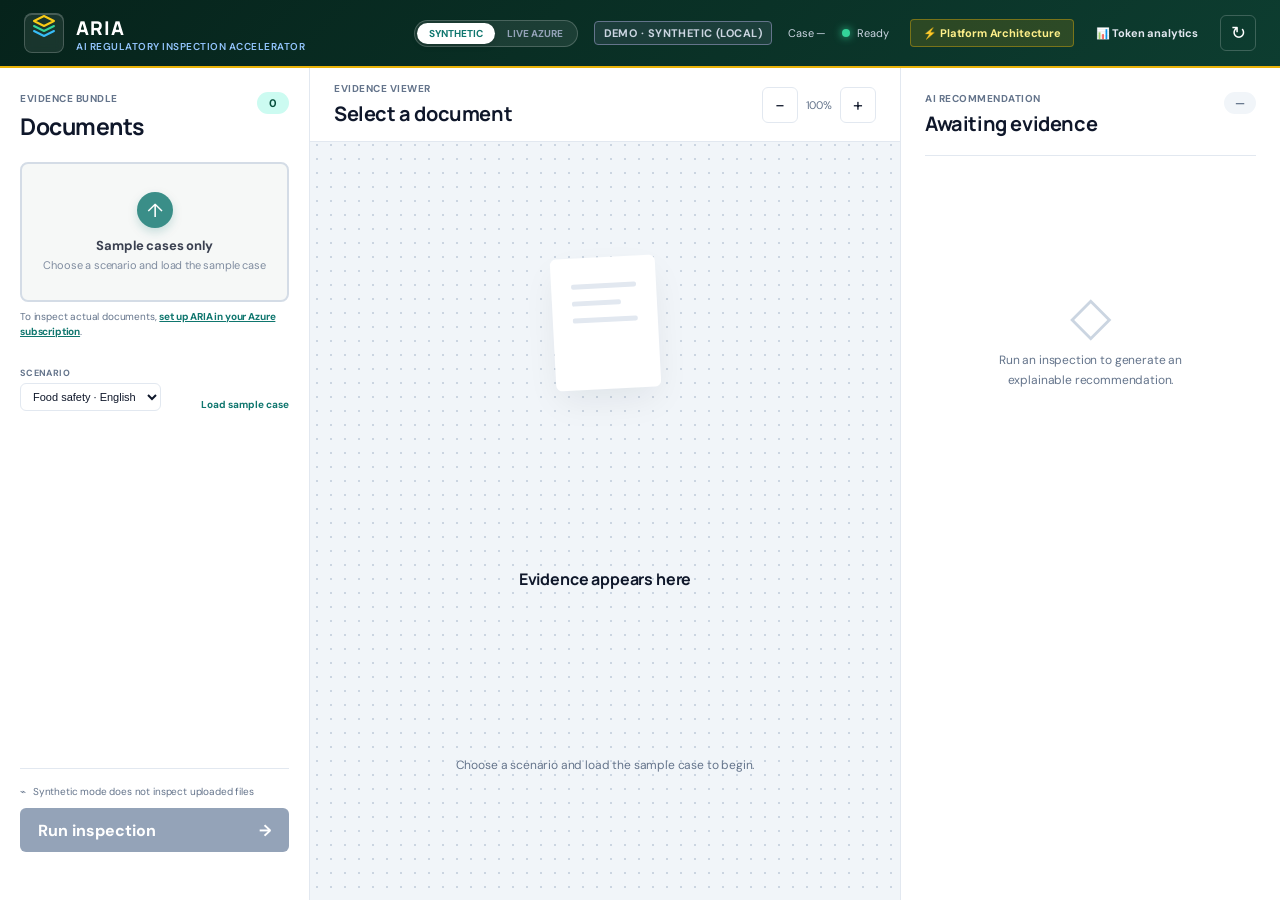
<file: reference-implementations/food-inspection/ui/index.html>
<!doctype html>
<html lang="en">
<head>
  <meta charset="utf-8">
  <meta name="viewport" content="width=device-width, initial-scale=1">
  <meta name="description" content="Interactive ARIA food inspection demonstration">
  <title>ARIA Inspection Workbench</title>
  <link rel="preconnect" href="https://fonts.googleapis.com">
  <link rel="preconnect" href="https://fonts.gstatic.com" crossorigin>
  <link href="https://fonts.googleapis.com/css2?family=DM+Sans:wght@400;500;600;700&amp;family=Manrope:wght@600;700;800&amp;display=swap" rel="stylesheet">
  <link rel="stylesheet" href="styles.css">
</head>
<body>
  <a class="skip-link" href="#mainContent">Skip to main content</a>
  <header class="app-header">
    <div class="brand-lockup">
      <div class="brand-logo-badge" aria-hidden="true">
        <svg width="24" height="24" viewBox="0 0 24 24" fill="none" xmlns="http://www.w3.org/2000/svg">
          <path d="M12 2L2 7L12 12L22 7L12 2Z" stroke="#Facc15" stroke-width="2" stroke-linecap="round" stroke-linejoin="round"/>
          <path d="M2 17L12 22L22 17" stroke="#38bdf8" stroke-width="2" stroke-linecap="round" stroke-linejoin="round"/>
          <path d="M2 12L12 17L22 12" stroke="#34d399" stroke-width="2" stroke-linecap="round" stroke-linejoin="round"/>
        </svg>
      </div>
      <div>
        <strong>ARIA</strong>
        <span>AI Regulatory Inspection Accelerator</span>
      </div>
    </div>
    <div class="case-meta">
      <div class="mode-toggle-pill" role="group" aria-label="Mode switch">
        <button id="btnSyntheticMode" type="button" class="mode-toggle-btn active" aria-pressed="true">Synthetic</button>
        <button id="btnLiveMode" type="button" class="mode-toggle-btn" aria-pressed="false" disabled>Set up Azure</button>
      </div>
      <span id="envBadge" class="environment synthetic" aria-live="polite">DEMO · SYNTHETIC (LOCAL)</span>
      <span id="caseId" aria-live="polite">Case —</span>
      <span id="caseStatus" class="status-dot" role="status">Ready</span>
    </div>
    <div class="header-actions">
      <a class="header-link differentiator-btn" href="#differentiatorsModal" id="differentiatorTrigger">⚡ Platform Architecture</a>
      <a class="header-link" href="tokens.html">📊 Token analytics</a>
      <button id="resetButton" class="icon-button" type="button" title="Reset case" aria-label="Reset case">↻</button>
    </div>
  </header>

  <main id="mainContent" class="workbench" tabindex="-1">
    <aside class="intake-panel" aria-labelledby="documentsHeading">
      <div class="panel-heading">
        <div>
          <span class="eyebrow">Evidence bundle</span>
          <h1 id="documentsHeading">Documents</h1>
        </div>
        <span id="documentCount" class="count-badge" aria-label="0 documents">0</span>
      </div>

      <label id="dropZone" class="drop-zone" for="fileInput">
        <span class="upload-symbol" aria-hidden="true">↑</span>
        <strong id="uploadTitle">Sample cases only</strong>
        <span id="uploadHelp">Choose a scenario and load the sample case</span>
        <input id="fileInput" type="file" accept=".pdf,.png,.jpg,.jpeg,.tif,.tiff" multiple disabled>
      </label>
      <p id="azureSetupNote" class="setup-note">To inspect actual documents, <a href="https://github.com/microsoft/ai-regulatory-inspection-accelerator/blob/main/docs/DeploymentGuide.md" target="_blank" rel="noopener noreferrer">set up ARIA in your Azure subscription</a>.</p>

      <div class="demo-row">
        <label class="scenario-picker" for="scenarioSelect">Scenario
          <select id="scenarioSelect" aria-label="Demo scenario"></select>
        </label>
        <button id="sampleButton" class="text-button" type="button">Load sample case</button>
      </div>

      <div id="documentList" class="document-list" aria-live="polite"></div>

      <div class="intake-footer">
        <div class="privacy-note">
          <span aria-hidden="true">⌁</span>
          <span id="privacyText">Synthetic mode does not inspect uploaded files</span>
        </div>
        <button id="analyzeButton" class="primary-button" type="button" disabled>
          <span>Run inspection</span>
          <span aria-hidden="true">→</span>
        </button>
      </div>
    </aside>

    <section class="document-stage" aria-labelledby="viewerHeading">
      <div class="viewer-toolbar">
        <div>
          <span class="eyebrow">Evidence viewer</span>
          <h2 id="viewerHeading">Select a document</h2>
        </div>
        <div class="viewer-actions" aria-label="Viewer controls">
          <button id="zoomOut" class="icon-button" type="button" title="Zoom out" aria-label="Zoom out">−</button>
          <span id="zoomLabel">100%</span>
          <button id="zoomIn" class="icon-button" type="button" title="Zoom in" aria-label="Zoom in">+</button>
        </div>
      </div>

      <div id="viewer" class="viewer-empty">
        <div class="empty-visual" aria-hidden="true">
          <span></span><span></span><span></span>
        </div>
        <h3>Evidence appears here</h3>
        <p>Choose a scenario and load the sample case to begin.</p>
      </div>

      <div id="processingStrip" class="processing-strip" role="status" aria-live="polite" hidden>
        <div class="processing-copy">
          <span id="processingLabel">Preparing evidence</span>
          <strong id="processingDetail">Validating bundle integrity</strong>
        </div>
        <div id="progressTrack" class="progress-track" role="progressbar" aria-label="Inspection progress" aria-valuemin="0" aria-valuemax="100" aria-valuenow="0"><span id="progressBar"></span></div>
        <span id="progressPercent">0%</span>
      </div>
    </section>

    <aside class="decision-panel" aria-labelledby="recommendationHeading" aria-live="polite">
      <div class="panel-heading decision-heading">
        <div>
          <span class="eyebrow">AI recommendation</span>
          <h2 id="recommendationHeading">Awaiting evidence</h2>
        </div>
        <span id="riskBadge" class="risk-badge neutral">—</span>
      </div>

      <div id="decisionEmpty" class="decision-empty">
        <div class="decision-glyph" aria-hidden="true">◇</div>
        <p>Run an inspection to generate an explainable recommendation.</p>
      </div>

      <div id="decisionContent" hidden>
        <section class="verdict-block">
          <span class="label">Recommendation</span>
          <p id="caseReference" class="case-reference">Case reference: —</p>
          <div class="verdict-line">
            <span id="verdictIcon" class="verdict-icon" aria-hidden="true">!</span>
            <strong id="verdictText">Hold for review</strong>
          </div>
          <p id="verdictSummary"></p>
        </section>

        <section class="confidence-block">
          <div class="metric-row"><span>Confidence</span><strong id="confidenceValue">—</strong></div>
          <div id="confidenceTrack" class="confidence-track" role="progressbar" aria-label="Recommendation confidence" aria-valuemin="0" aria-valuemax="100" aria-valuenow="0"><span id="confidenceBar"></span></div>
        </section>

        <section class="findings-section">
          <div class="section-title">
            <h3>Key findings</h3>
            <span id="findingCount">0</span>
          </div>
          <div id="findingsList" class="findings-list"></div>
        </section>

        <section class="comparisons-section">
          <div class="section-title">
            <h3>Cross-document checks</h3>
            <span id="comparisonCount">0</span>
          </div>
          <div id="comparisonList" class="findings-list"></div>
        </section>

        <section class="trace-section">
          <h3>Decision trace</h3>
          <ol id="traceList" class="trace-list"></ol>
        </section>

        <div class="human-review-note">
          <span aria-hidden="true">◎</span>
          <p><strong>Inspector remains in control.</strong> This recommendation does not finalize the case.</p>
        </div>

        <button id="clearCaseBtn" class="clear-case-button" type="button">
          <span>↺ Clear Case for New Inspection</span>
        </button>
      </div>
    </aside>
  </main>

  <!-- ARIA Differentiator Modal -->
  <div id="differentiatorsModal" class="modal-backdrop" hidden>
    <div class="modal-content diff-modal-content" role="dialog" aria-modal="true" aria-labelledby="differentiatorsTitle" tabindex="-1">
      <div class="modal-header">
        <div>
          <span class="eyebrow">Enterprise Distinction</span>
          <h2 id="differentiatorsTitle">Why ARIA Goes Beyond Conventional Document Checkers</h2>
        </div>
        <button id="diffModalCloseBtn" type="button" class="modal-close" aria-label="Close platform architecture dialog">&times;</button>
      </div>
      <div class="modal-body diff-modal-body">
        <p class="diff-tagline">Conventional agentic doc checkers run unconstrained prompt chains that hallucinate risk decisions. ARIA introduces <strong>4 Core Enterprise Architectural Pillars</strong>:</p>

        <div class="diff-grid">
          <div class="diff-card">
            <div class="diff-card-icon">🛡️</div>
            <h3>1. Probabilistic vs Deterministic Boundary</h3>
            <p>LLMs are used <strong>only</strong> for structured field extraction (`aria-text-mini`). Risk scoring and regulatory policy decisions are <strong>100% deterministic code rules</strong> with zero hallucination risk.</p>
          </div>
          <div class="diff-card">
            <div class="diff-card-icon">⚡</div>
            <h3>2. Enterprise Tokenomics Governance</h3>
            <p>Built on production AI Tokenomics principles: hybrid mini-tier routing ($0.15/1M vs $2.50/1M), prefix prompt caching (50% input discount), and TTFT optimization cut unit cost to ~$0.0003/decision.</p>
          </div>
          <div class="diff-card">
            <div class="diff-card-icon">🔬</div>
            <h3>3. N-Way Cross-Document Integrity Engine</h3>
            <p>Performs cross-document field alignment, unit normalization (`12,400 kg` = `12400 kg`), country alias resolution, and authority validation across multi-file evidence bundles.</p>
          </div>
          <div class="diff-card">
            <div class="diff-card-icon">📜</div>
            <h3>4. Immutable Auditability & Human Control</h3>
            <p>Every decision step is recorded as an immutable execution event in Azure Durable Functions and Cosmos DB. Reviewers retain 100% override control with reason logging.</p>
          </div>
        </div>
      </div>
    </div>
  </div>

  <script src="config.js"></script>
  <script src="config-loader.js" data-application="app.js"></script>
</body>
</html>
</file>
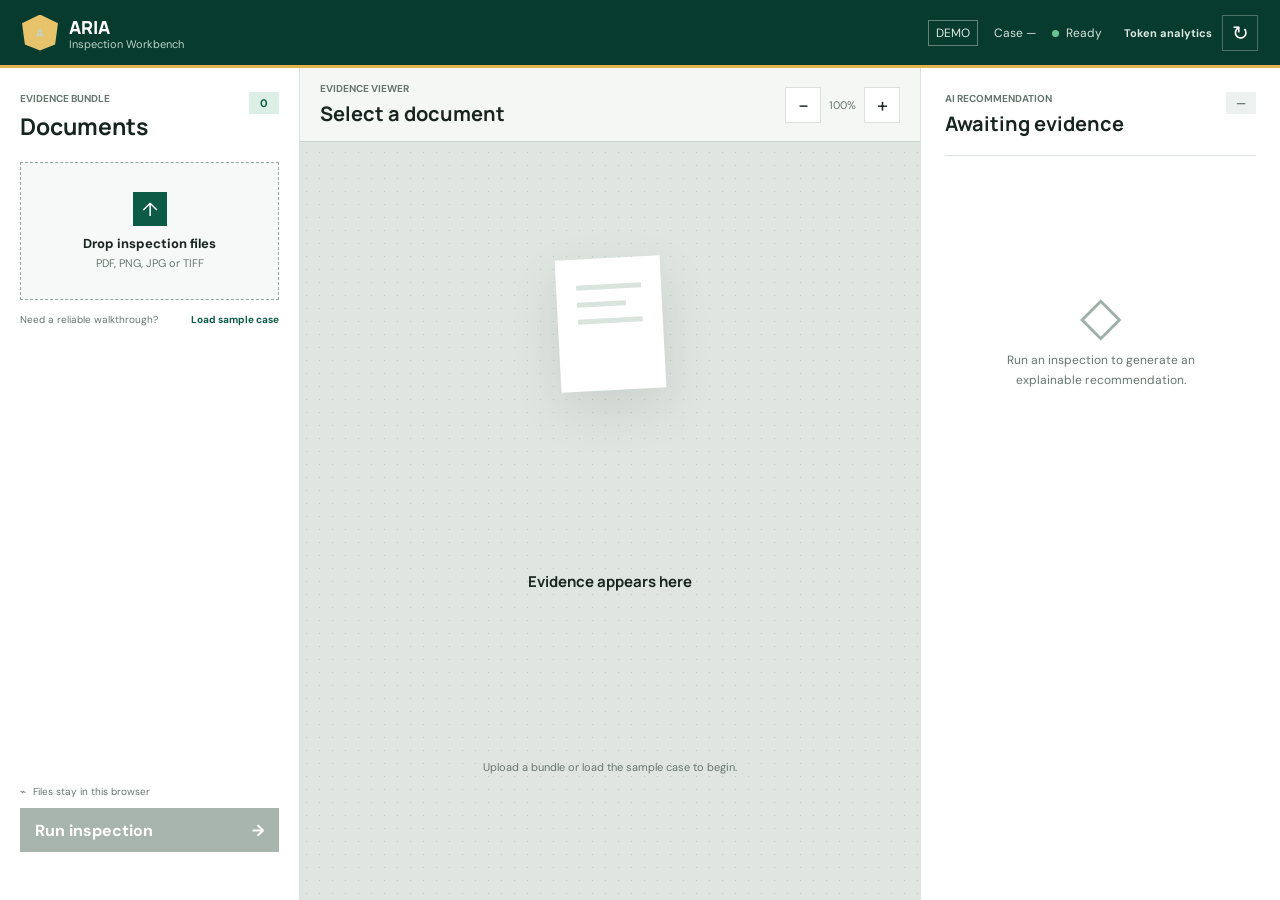
<file: reference-implementations/pafn-food-inspection/ui/index.html>
<!doctype html>
<html lang="en">
<head>
  <meta charset="utf-8">
  <meta name="viewport" content="width=device-width, initial-scale=1">
  <meta name="description" content="Interactive ARIA food inspection demonstration">
  <title>ARIA Inspection Workbench</title>
  <link rel="preconnect" href="https://fonts.googleapis.com">
  <link rel="preconnect" href="https://fonts.gstatic.com" crossorigin>
  <link href="https://fonts.googleapis.com/css2?family=DM+Sans:wght@400;500;600;700&amp;family=Manrope:wght@600;700;800&amp;display=swap" rel="stylesheet">
  <link rel="stylesheet" href="styles.css">
</head>
<body>
  <header class="app-header">
    <div class="brand-lockup">
      <span class="brand-mark" aria-hidden="true">A</span>
      <div>
        <strong>ARIA</strong>
        <span>Inspection Workbench</span>
      </div>
    </div>
    <div class="case-meta">
      <span class="environment">DEMO</span>
      <span id="caseId">Case —</span>
      <span id="caseStatus" class="status-dot">Ready</span>
    </div>
    <div class="header-actions">
      <a class="header-link" href="tokens.html">Token analytics</a>
      <button id="resetButton" class="icon-button" type="button" title="Reset case" aria-label="Reset case">↻</button>
    </div>
  </header>

  <main class="workbench">
    <aside class="intake-panel" aria-labelledby="documentsHeading">
      <div class="panel-heading">
        <div>
          <span class="eyebrow">Evidence bundle</span>
          <h1 id="documentsHeading">Documents</h1>
        </div>
        <span id="documentCount" class="count-badge">0</span>
      </div>

      <label id="dropZone" class="drop-zone" for="fileInput">
        <span class="upload-symbol" aria-hidden="true">↑</span>
        <strong>Drop inspection files</strong>
        <span>PDF, PNG, JPG or TIFF</span>
        <input id="fileInput" type="file" accept=".pdf,.png,.jpg,.jpeg,.tif,.tiff" multiple>
      </label>

      <div class="demo-row">
        <span>Need a reliable walkthrough?</span>
        <button id="sampleButton" class="text-button" type="button">Load sample case</button>
      </div>

      <div id="documentList" class="document-list" aria-live="polite"></div>

      <div class="intake-footer">
        <div class="privacy-note">
          <span aria-hidden="true">⌁</span>
          <span>Files stay in this browser</span>
        </div>
        <button id="analyzeButton" class="primary-button" type="button" disabled>
          <span>Run inspection</span>
          <span aria-hidden="true">→</span>
        </button>
      </div>
    </aside>

    <section class="document-stage" aria-labelledby="viewerHeading">
      <div class="viewer-toolbar">
        <div>
          <span class="eyebrow">Evidence viewer</span>
          <h2 id="viewerHeading">Select a document</h2>
        </div>
        <div class="viewer-actions" aria-label="Viewer controls">
          <button id="zoomOut" class="icon-button" type="button" title="Zoom out" aria-label="Zoom out">−</button>
          <span id="zoomLabel">100%</span>
          <button id="zoomIn" class="icon-button" type="button" title="Zoom in" aria-label="Zoom in">+</button>
        </div>
      </div>

      <div id="viewer" class="viewer-empty">
        <div class="empty-visual" aria-hidden="true">
          <span></span><span></span><span></span>
        </div>
        <h3>Evidence appears here</h3>
        <p>Upload a bundle or load the sample case to begin.</p>
      </div>

      <div id="processingStrip" class="processing-strip" hidden>
        <div class="processing-copy">
          <span id="processingLabel">Preparing evidence</span>
          <strong id="processingDetail">Validating bundle integrity</strong>
        </div>
        <div class="progress-track"><span id="progressBar"></span></div>
        <span id="progressPercent">0%</span>
      </div>
    </section>

    <aside class="decision-panel" aria-labelledby="recommendationHeading">
      <div class="panel-heading decision-heading">
        <div>
          <span class="eyebrow">AI recommendation</span>
          <h2 id="recommendationHeading">Awaiting evidence</h2>
        </div>
        <span id="riskBadge" class="risk-badge neutral">—</span>
      </div>

      <div id="decisionEmpty" class="decision-empty">
        <div class="decision-glyph" aria-hidden="true">◇</div>
        <p>Run an inspection to generate an explainable recommendation.</p>
      </div>

      <div id="decisionContent" hidden>
        <section class="verdict-block">
          <span class="label">Recommendation</span>
          <div class="verdict-line">
            <span id="verdictIcon" class="verdict-icon" aria-hidden="true">!</span>
            <strong id="verdictText">Hold for review</strong>
          </div>
          <p id="verdictSummary"></p>
        </section>

        <section class="confidence-block">
          <div class="metric-row"><span>Confidence</span><strong id="confidenceValue">—</strong></div>
          <div class="confidence-track"><span id="confidenceBar"></span></div>
        </section>

        <section class="findings-section">
          <div class="section-title">
            <h3>Key findings</h3>
            <span id="findingCount">0</span>
          </div>
          <div id="findingsList" class="findings-list"></div>
        </section>

        <section class="trace-section">
          <h3>Decision trace</h3>
          <ol id="traceList" class="trace-list"></ol>
        </section>

        <div class="human-review-note">
          <span aria-hidden="true">◎</span>
          <p><strong>Inspector remains in control.</strong> This recommendation does not finalize the case.</p>
        </div>
      </div>
    </aside>
  </main>

  <script src="app.js"></script>
</body>
</html>
</file>
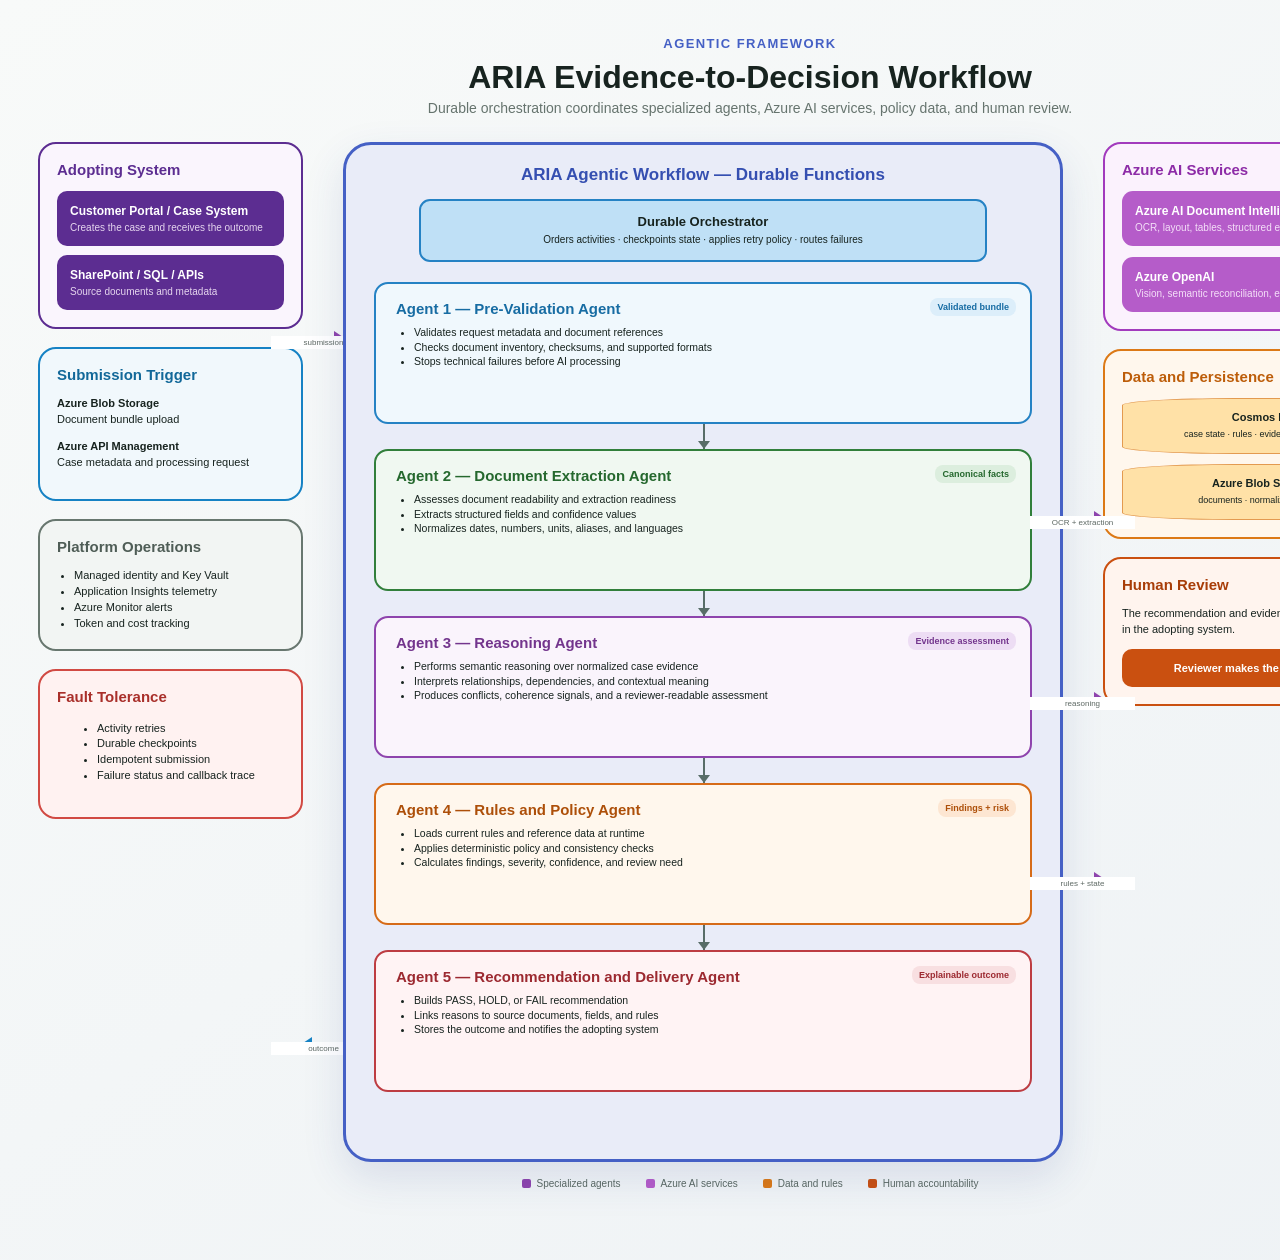
<file: docs/images/readme/agentic-framework.html>
<!doctype html>
<html lang="en">
<head>
<meta charset="utf-8">
<title>ARIA Agentic Framework</title>
<style>
*{box-sizing:border-box}body{margin:0;width:1500px;height:1260px;overflow:hidden;background:#f5f7f8;color:#17231f;font-family:"Segoe UI",sans-serif}.canvas{position:relative;width:1500px;height:1260px;padding:34px 38px;background:linear-gradient(145deg,#f8faf9,#eef2f5)}.title{text-align:center}.title .eyebrow{color:#4560c5;font-size:13px;font-weight:700;letter-spacing:1.4px;text-transform:uppercase}.title h1{margin:7px 0 4px;font-size:32px}.title p{margin:0;color:#66746e;font-size:14px}.layout{display:grid;grid-template-columns:265px 40px 720px 40px 320px;align-items:start;margin-top:26px}.side{display:flex;flex-direction:column;gap:18px}.container{border:2px solid;border-radius:18px;padding:17px;background:white}.container h2{margin:0 0 13px;font-size:15px}.container p,.container li{font-size:11px;line-height:1.45}.adopter{border-color:#5c2d91;background:#faf5fd}.adopter h2{color:#5c2d91}.service-card{padding:13px;border-radius:10px;background:#5c2d91;color:white;margin-top:9px}.service-card strong{display:block;font-size:12px}.service-card span{display:block;margin-top:4px;color:#e5d5ee;font-size:10px}.trigger{border-color:#1682c4;background:#f1f8fc}.trigger h2{color:#126899}.operations{border-color:#68776f;background:#f2f5f3}.operations h2{color:#4f5d56}.operations ul{padding-left:17px;margin:0}.fault{border-color:#d14a43;background:#fff2f1}.fault h2{color:#a92f2a}.workflow{position:relative;min-height:1020px;padding:20px 28px 24px;border:3px solid #4560c5;border-radius:28px;background:#e9ecf8;box-shadow:0 16px 42px rgba(48,70,146,.13)}.workflow-title{text-align:center;color:#354fb1;font-size:17px;font-weight:800}.orchestrator{margin:14px 45px 20px;padding:13px;text-align:center;border:2px solid #2582c4;border-radius:11px;background:#bfe0f6}.orchestrator strong{display:block;font-size:13px}.orchestrator span{font-size:10px}.agent{position:relative;min-height:142px;margin:0 0 25px;padding:16px 20px 14px;border:2px solid;border-radius:14px;background:white}.agent:not(:last-child):after{content:"";position:absolute;left:50%;bottom:-27px;width:2px;height:25px;background:#586d68}.agent:not(:last-child):before{content:"";position:absolute;left:calc(50% - 5px);bottom:-27px;border-top:8px solid #586d68;border-left:6px solid transparent;border-right:6px solid transparent;z-index:2}.agent h3{margin:0 0 8px;font-size:15px}.agent ul{margin:0;padding-left:18px}.agent li{font-size:10.5px;line-height:1.4}.agent .output{position:absolute;right:14px;top:14px;padding:4px 7px;border-radius:8px;font-size:9px;font-weight:700}.pre{border-color:#2582c4;background:#f0f8fd}.pre h3{color:#176ca3}.pre .output{color:#176ca3;background:#dceefa}.extract{border-color:#317f3b;background:#f0f8f1}.extract h3{color:#25682e}.extract .output{color:#25682e;background:#dceede}.reason{border-color:#8e44ad;background:#faf4fc}.reason h3{color:#73358d}.reason .output{color:#73358d;background:#edddf4}.policy{border-color:#d66b18;background:#fff7ed}.policy h3{color:#ad4f09}.policy .output{color:#ad4f09;background:#fde6d2}.delivery{border-color:#bd3c42;background:#fff3f4}.delivery h3{color:#9c2930}.delivery .output{color:#9c2930;background:#f8dfe1}.services{border-color:#a23bbd;background:#fbf2fd}.services h2{color:#8d2ca7}.azure{padding:13px;margin-top:11px;border-radius:11px;background:#b55cc9;color:white}.azure strong{display:block;font-size:12px}.azure span{display:block;margin-top:4px;color:#f4dff8;font-size:10px}.data{border-color:#dc7916;background:#fff7ed}.data h2{color:#bd5d09}.store{padding:12px;margin-top:10px;border:1px solid #e39a50;border-radius:40% / 13%;background:#ffe1a7;text-align:center}.store strong{display:block;font-size:11px}.store span{font-size:9px}.human{border-color:#ca5010;background:#fff4ee}.human h2{color:#a83d08}.human .decision{padding:13px;background:#ca5010;color:white;border-radius:10px;text-align:center;font-size:11px;font-weight:700}.arrow-col{position:relative;height:1020px}.arrow-right,.arrow-left{position:absolute;height:2px}.arrow-right{left:0;width:40px;background:#8e44ad}.arrow-right:after{content:"";position:absolute;right:0;top:-5px;border-left:9px solid #8e44ad;border-top:6px solid transparent;border-bottom:6px solid transparent}.arrow-left{right:0;width:40px;background:#1682c4}.arrow-left:after{content:"";position:absolute;left:0;top:-5px;border-right:9px solid #1682c4;border-top:6px solid transparent;border-bottom:6px solid transparent}.a1{top:194px}.a2{top:374px}.a3{top:555px}.a4{top:735px}.a5{top:900px}.label{position:absolute;width:105px;padding:2px 4px;background:#fff;color:#5d6863;font-size:8px;text-align:center}.arrow-col.left .label{right:-33px}.arrow-col.right .label{left:-33px}.legend{display:flex;justify-content:center;gap:25px;margin-top:16px;color:#596861;font-size:10px}.legend span:before{content:"";display:inline-block;width:9px;height:9px;margin-right:6px;border-radius:2px;vertical-align:-1px}.legend .l-agent:before{background:#8e44ad}.legend .l-ai:before{background:#b55cc9}.legend .l-data:before{background:#dc7916}.legend .l-human:before{background:#ca5010}
</style>
</head>
<body><div class="canvas">
  <header class="title"><span class="eyebrow">Agentic framework</span><h1>ARIA Evidence-to-Decision Workflow</h1><p>Durable orchestration coordinates specialized agents, Azure AI services, policy data, and human review.</p></header>
  <main class="layout">
    <aside class="side">
      <section class="container adopter"><h2>Adopting System</h2><div class="service-card"><strong>Customer Portal / Case System</strong><span>Creates the case and receives the outcome</span></div><div class="service-card"><strong>SharePoint / SQL / APIs</strong><span>Source documents and metadata</span></div></section>
      <section class="container trigger"><h2>Submission Trigger</h2><p><strong>Azure Blob Storage</strong><br>Document bundle upload</p><p><strong>Azure API Management</strong><br>Case metadata and processing request</p></section>
      <section class="container operations"><h2>Platform Operations</h2><ul><li>Managed identity and Key Vault</li><li>Application Insights telemetry</li><li>Azure Monitor alerts</li><li>Token and cost tracking</li></ul></section>
      <section class="container fault"><h2>Fault Tolerance</h2><ul><li>Activity retries</li><li>Durable checkpoints</li><li>Idempotent submission</li><li>Failure status and callback trace</li></ul></section>
    </aside>
    <div class="arrow-col left"><div class="arrow-right a1"></div><span class="label a1">submission</span><div class="arrow-left a5"></div><span class="label a5">outcome</span></div>
    <section class="workflow">
      <div class="workflow-title">ARIA Agentic Workflow — Durable Functions</div>
      <div class="orchestrator"><strong>Durable Orchestrator</strong><span>Orders activities · checkpoints state · applies retry policy · routes failures</span></div>
      <article class="agent pre"><h3>Agent 1 — Pre-Validation Agent</h3><span class="output">Validated bundle</span><ul><li>Validates request metadata and document references</li><li>Checks document inventory, checksums, and supported formats</li><li>Stops technical failures before AI processing</li></ul></article>
      <article class="agent extract"><h3>Agent 2 — Document Extraction Agent</h3><span class="output">Canonical facts</span><ul><li>Assesses document readability and extraction readiness</li><li>Extracts structured fields and confidence values</li><li>Normalizes dates, numbers, units, aliases, and languages</li></ul></article>
      <article class="agent reason"><h3>Agent 3 — Reasoning Agent</h3><span class="output">Evidence assessment</span><ul><li>Performs semantic reasoning over normalized case evidence</li><li>Interprets relationships, dependencies, and contextual meaning</li><li>Produces conflicts, coherence signals, and a reviewer-readable assessment</li></ul></article>
      <article class="agent policy"><h3>Agent 4 — Rules and Policy Agent</h3><span class="output">Findings + risk</span><ul><li>Loads current rules and reference data at runtime</li><li>Applies deterministic policy and consistency checks</li><li>Calculates findings, severity, confidence, and review need</li></ul></article>
      <article class="agent delivery"><h3>Agent 5 — Recommendation and Delivery Agent</h3><span class="output">Explainable outcome</span><ul><li>Builds PASS, HOLD, or FAIL recommendation</li><li>Links reasons to source documents, fields, and rules</li><li>Stores the outcome and notifies the adopting system</li></ul></article>
    </section>
    <div class="arrow-col right"><div class="arrow-right a2"></div><span class="label a2">OCR + extraction</span><div class="arrow-right a3"></div><span class="label a3">reasoning</span><div class="arrow-right a4"></div><span class="label a4">rules + state</span></div>
    <aside class="side">
      <section class="container services"><h2>Azure AI Services</h2><div class="azure"><strong>Azure AI Document Intelligence</strong><span>OCR, layout, tables, structured extraction</span></div><div class="azure"><strong>Azure OpenAI</strong><span>Vision, semantic reconciliation, explanation</span></div></section>
      <section class="container data"><h2>Data and Persistence</h2><div class="store"><strong>Cosmos DB</strong><span>case state · rules · evidence · outcomes</span></div><div class="store"><strong>Azure Blob Storage</strong><span>documents · normalized artifacts</span></div></section>
      <section class="container human"><h2>Human Review</h2><p>The recommendation and evidence trace are presented in the adopting system.</p><div class="decision">Reviewer makes the final decision</div></section>
    </aside>
  </main>
  <footer class="legend"><span class="l-agent">Specialized agents</span><span class="l-ai">Azure AI services</span><span class="l-data">Data and rules</span><span class="l-human">Human accountability</span></footer>
</div></body>
</html>
</file>
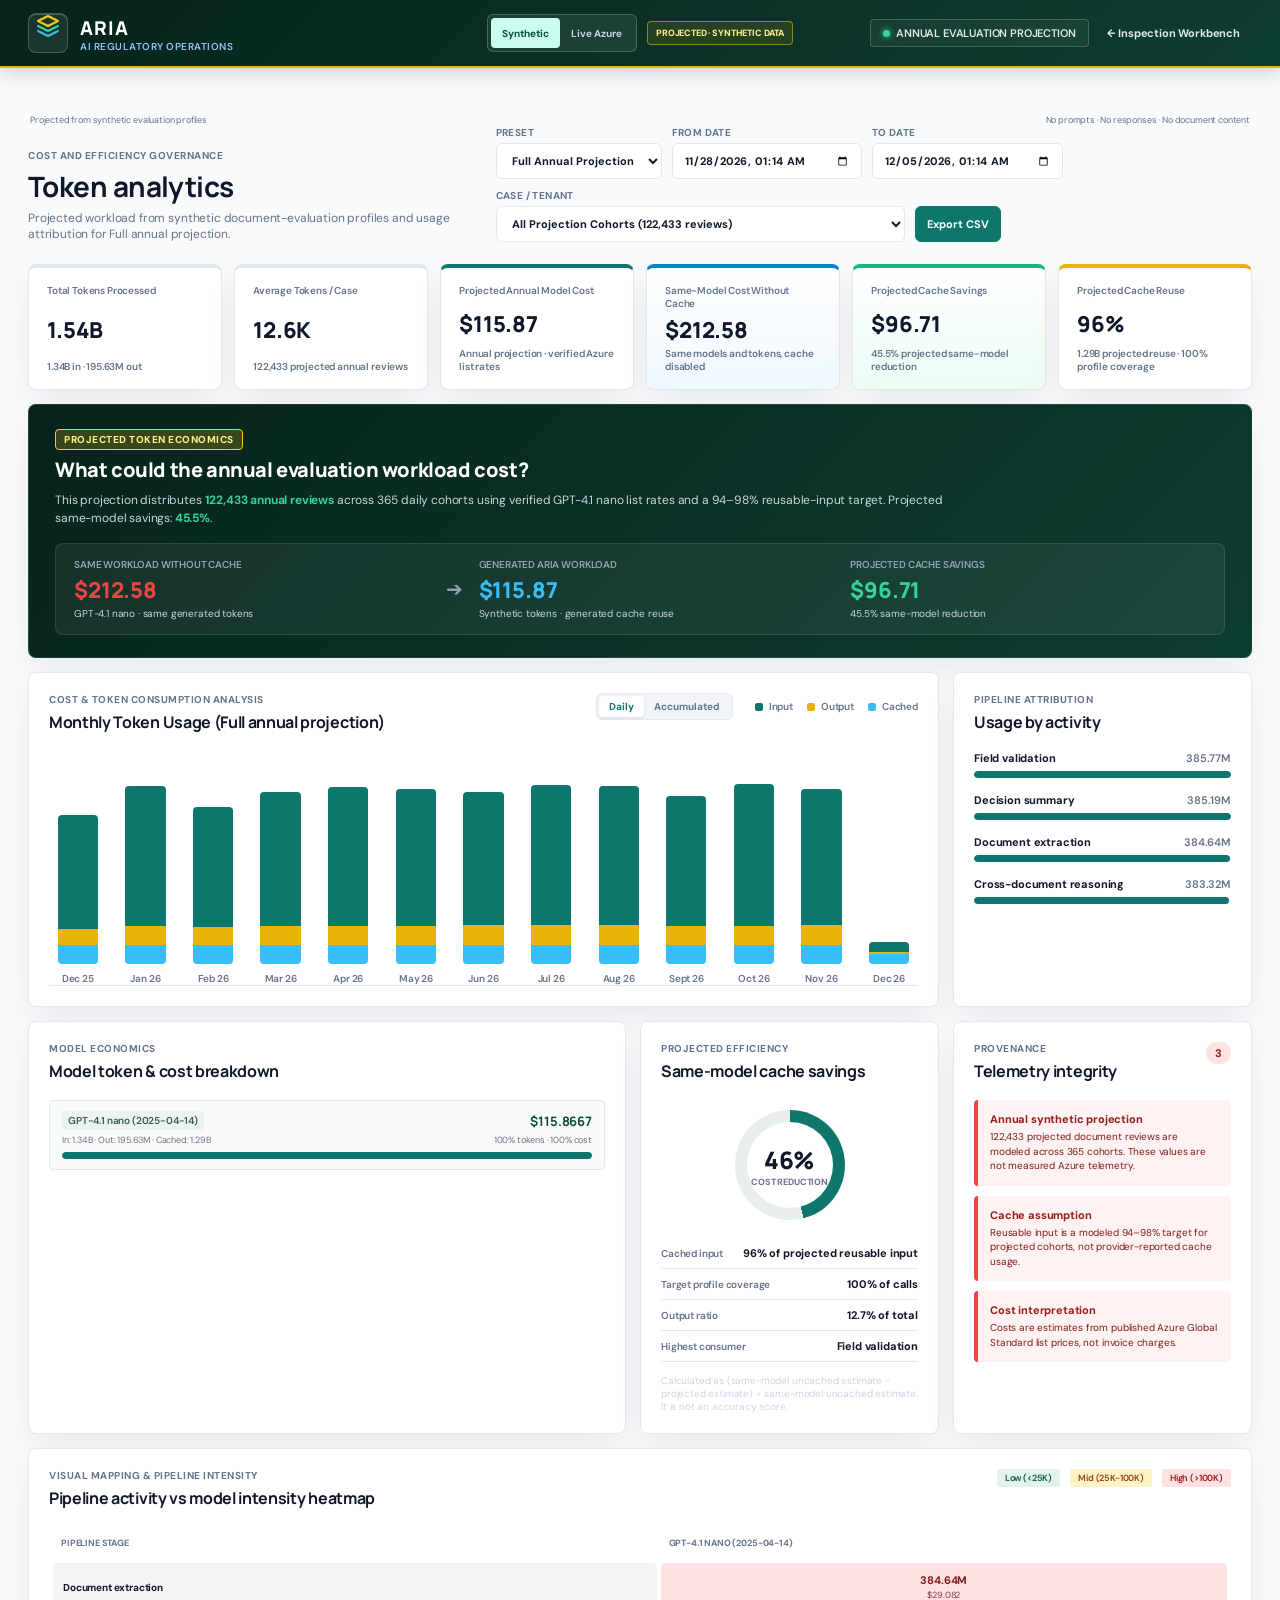
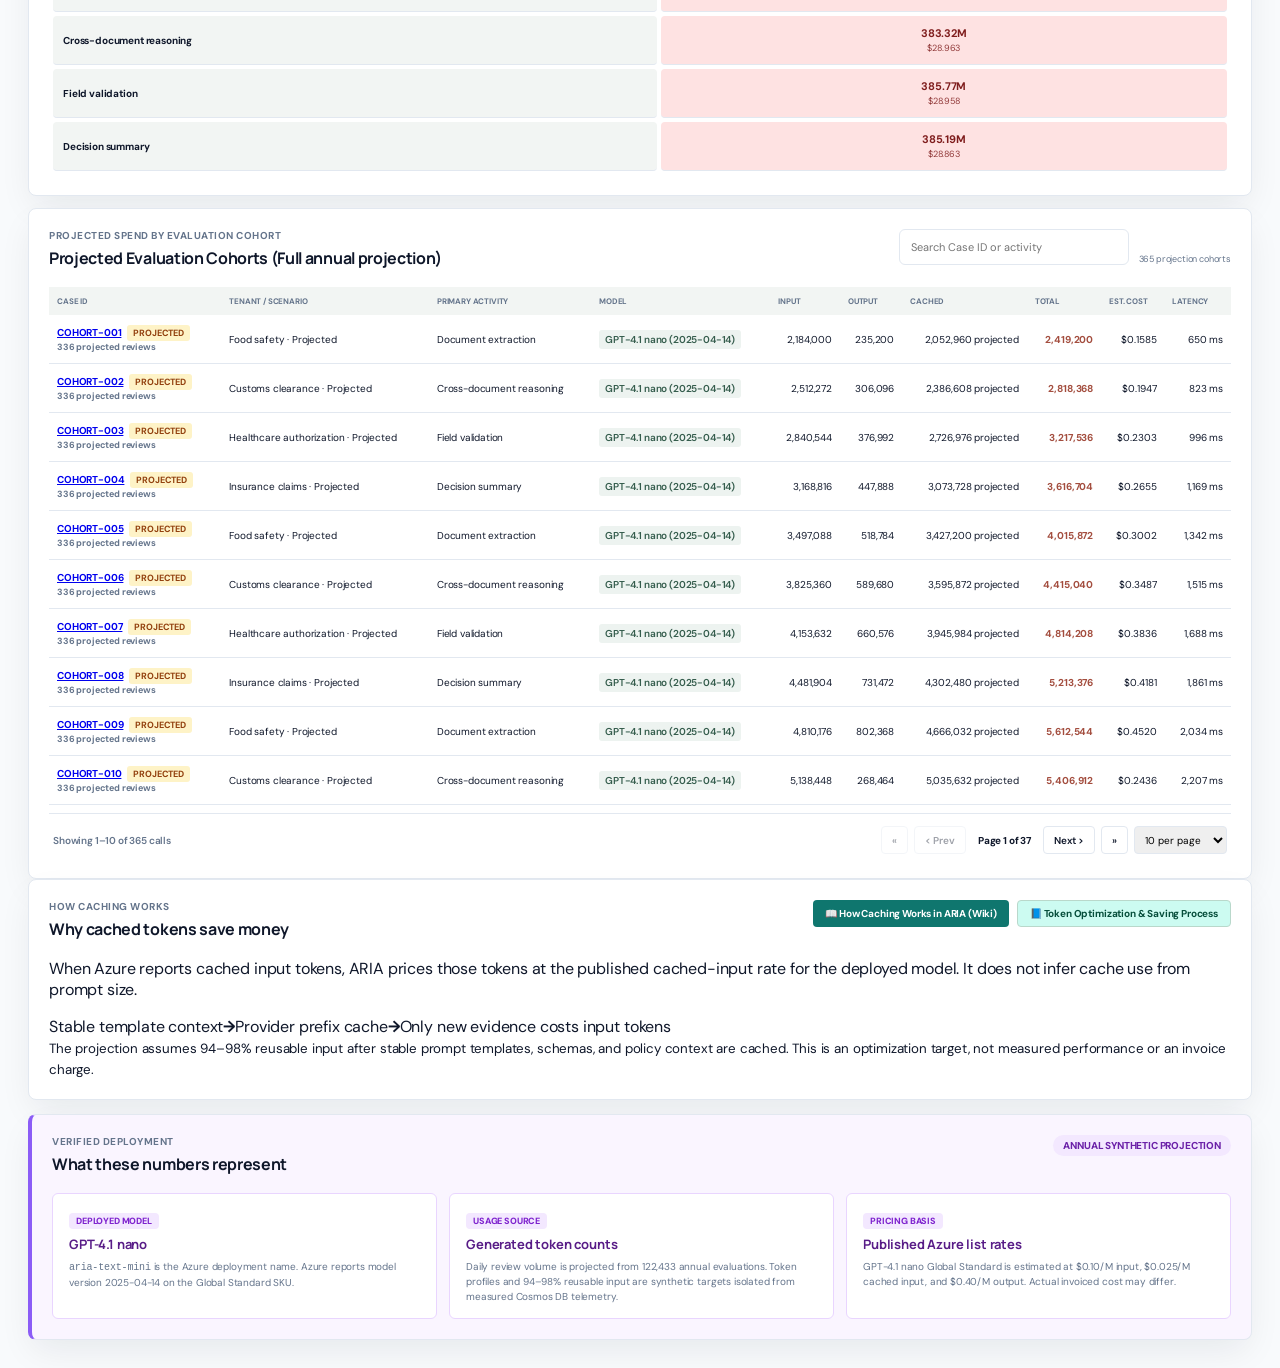
<file: reference-implementations/food-inspection/ui/tokens.html>
<!doctype html>
<html lang="en">
<head>
  <meta charset="utf-8">
  <meta name="viewport" content="width=device-width, initial-scale=1">
  <meta name="description" content="ARIA internal AI token and cost analytics dashboard">
  <title>ARIA Token Analytics</title>
  <link rel="preconnect" href="https://fonts.googleapis.com">
  <link rel="preconnect" href="https://fonts.gstatic.com" crossorigin>
  <link href="https://fonts.googleapis.com/css2?family=DM+Sans:wght@400;500;600;700&amp;family=Manrope:wght@600;700;800&amp;display=swap" rel="stylesheet">
  <link rel="stylesheet" href="tokens.css">
  <script src="config.js"></script>
</head>
<body>
  <a class="skip-link" href="#mainContent">Skip to main content</a>
  <header class="topbar">
    <div class="brand-lockup">
      <div class="brand-logo-badge" aria-hidden="true">
        <svg width="24" height="24" viewBox="0 0 24 24" fill="none" xmlns="http://www.w3.org/2000/svg">
          <path d="M12 2L2 7L12 12L22 7L12 2Z" stroke="#Facc15" stroke-width="2" stroke-linecap="round" stroke-linejoin="round"/>
          <path d="M2 17L12 22L22 17" stroke="#38bdf8" stroke-width="2" stroke-linecap="round" stroke-linejoin="round"/>
          <path d="M2 12L12 17L22 12" stroke="#34d399" stroke-width="2" stroke-linecap="round" stroke-linejoin="round"/>
        </svg>
      </div>
      <div><strong>ARIA</strong><span>AI Regulatory Operations</span></div>
    </div>
    <div class="mode-controls">
      <div class="mode-toggle-pill" role="group" aria-label="Telemetry mode">
        <button id="btnSyntheticMode" type="button" class="mode-toggle-btn active" aria-pressed="true">Synthetic</button>
        <button id="btnLiveMode" type="button" class="mode-toggle-btn" aria-pressed="false" disabled>Set up Azure</button>
      </div>
      <span id="envBadge" class="environment synthetic" aria-live="polite">PROJECTED · SYNTHETIC DATA</span>
    </div>
    <div class="topbar-end">
      <div class="scope-label"><span></span><span id="scopeLabelText">Generated sample telemetry</span></div>
      <a class="back-link" href="index.html">← Inspection Workbench</a>
    </div>
  </header>

  <main id="mainContent" class="dashboard-shell" tabindex="-1">
    <section class="dashboard-heading">
      <div>
        <span class="eyebrow">Cost and efficiency governance</span>
        <h1>Token analytics</h1>
        <p id="pageSubtitle">Persisted Cosmos DB telemetry & usage attribution across cases, activities, and models.</p>
      </div>
      <div class="filters" aria-label="Dashboard filters">
        <label>Preset
          <select id="periodFilter">
            <option value="365" selected>Full Annual Projection</option>
            <option value="7">Last 7 days</option>
            <option value="30">Last 30 days</option>
            <option value="1">Today (Last 24h)</option>
            <option value="custom">Custom Range</option>
          </select>
        </label>
        <label>From Date
          <input type="datetime-local" id="fromDateFilter">
        </label>
        <label>To Date
          <input type="datetime-local" id="toDateFilter">
        </label>
        <label>Case / Tenant
          <select id="caseFilter">
            <option value="all">All Cases & Tenants</option>
          </select>
        </label>
        <button id="exportButton" type="button">Export CSV</button>
      </div>
    </section>

    <section class="kpi-grid" aria-label="Key performance indicators">
      <article class="kpi">
        <span>Total Tokens Processed</span>
        <strong id="totalTokens">—</strong>
        <small id="tokenBreakdown">—</small>
      </article>

      <article class="kpi">
        <span>Average Tokens / Case</span>
        <strong id="avgTokens">—</strong>
        <small id="caseCount">—</small>
      </article>

      <article class="kpi cost-primary">
        <span id="costKpiLabel">Projected Annual Model Cost</span>
        <strong id="actualCost">$0.0000</strong>
        <small id="costModelRates">Azure list-price estimate</small>
      </article>

      <article class="kpi cost-forecast">
        <span>Same-Model Cost Without Cache</span>
        <strong id="uncachedCost">$0.0000</strong>
        <small id="uncachedCostDetail">Same tokens and model</small>
      </article>

      <article class="kpi cost-savings">
        <span id="savingsKpiLabel">Projected Cache Savings</span>
        <strong id="costSaved">$0.0000</strong>
        <small id="costSavingsPct">0% same-model reduction</small>
      </article>

      <article class="kpi accent">
        <span id="cacheKpiLabel">Projected Cache Reuse</span>
        <strong id="cacheRate">—</strong>
        <small id="cachedTokens">—</small>
      </article>
    </section>

    <!-- Transparent cost comparison -->
    <section class="panel efficiency-banner">
      <div class="efficiency-banner-content">
        <div id="bannerTag" class="efficiency-badge-tag">PROJECTED TOKEN ECONOMICS</div>
        <h2 id="bannerTitle">What could the annual evaluation workload cost?</h2>
        <p id="bannerDescription">This projection scales synthetic document-evaluation profiles to <strong>122,433 annual reviews</strong> using verified GPT-4.1 nano list rates. The comparison holds model and token volume constant, then removes projected cache reuse. Projected same-model savings: <strong id="bannerSavingsPct">0%</strong>.</p>
        <div class="efficiency-comparison-bar">
          <div class="cmp-box baseline">
            <span>Same Workload Without Cache</span>
            <strong id="baselineCost">$0.0000</strong>
            <small id="baselineDetail">GPT-4.1 nano · same generated tokens</small>
          </div>
          <div class="cmp-arrow">➔</div>
          <div class="cmp-box optimized">
            <span id="workloadLabel">Generated ARIA Workload</span>
            <strong id="ariaCost">$0.0000</strong>
            <small id="workloadDetail">Synthetic tokens · generated cache reuse</small>
          </div>
          <div class="cmp-box saved">
            <span id="comparisonSavingsLabel">Synthetic Cache Savings</span>
            <strong id="ariaMoneySaved">$0.0000</strong>
            <small id="ariaPctSaved">0% same-model reduction</small>
          </div>
        </div>
      </div>
    </section>

    <section class="panel cache-explainer">
      <div class="panel-title">
        <div><span class="eyebrow">How caching works</span><h2>Why cached tokens save money</h2></div>
        <div class="wiki-links">
          <a href="https://github.com/microsoft/ai-regulatory-inspection-accelerator/blob/main/docs/architecture/TechnicalArchitecture.md#6-token-efficiency" target="_blank" rel="noopener noreferrer" class="wiki-btn">📖 How Caching Works in ARIA (Wiki)</a>
          <a href="https://github.com/microsoft/ai-regulatory-inspection-accelerator/blob/main/docs/Phase2-Backlog.md" target="_blank" rel="noopener noreferrer" class="wiki-btn secondary">📘 Token Optimization & Saving Process</a>
        </div>
      </div>
      <p>When Azure reports cached input tokens, ARIA prices those tokens at the published cached-input rate for the deployed model. It does not infer cache use from prompt size.</p>
      <div class="cache-flow"><span>Stable template context</span><b>→</b><span>Provider prefix cache</span><b>→</b><span>Only new evidence costs input tokens</span></div>
      <small id="cacheExplainerNote">Generated cache reuse demonstrates list-price estimation behavior. Values are synthetic and are not invoice charges.</small>
    </section>

    <section class="panel perf-explainer">
      <div class="panel-title">
        <div>
          <span class="eyebrow">Verified deployment</span>
          <h2>What these numbers represent</h2>
        </div>
        <span id="provenanceBadge" class="perf-badge">Synthetic demonstration telemetry</span>
      </div>
      <div class="perf-grid">
        <div class="perf-card">
          <div class="perf-step">Deployed model</div>
          <h3>GPT-4.1 nano</h3>
          <p><code>aria-text-mini</code> is the Azure deployment name. Azure reports model version 2025-04-14 on the Global Standard SKU.</p>
        </div>
        <div class="perf-card">
          <div class="perf-step">Usage source</div>
          <h3 id="provenanceTitle">Generated token counts</h3>
          <p id="provenanceText">Input, output, and cached-input values are deterministic demonstration data. They are isolated from measured Cosmos DB telemetry.</p>
        </div>
        <div class="perf-card">
          <div class="perf-step">Pricing basis</div>
          <h3>Published Azure list rates</h3>
          <p>GPT-4.1 nano Global Standard is estimated at $0.10/M input, $0.025/M cached input, and $0.40/M output. Actual invoiced cost may differ.</p>
        </div>
      </div>
    </section>

    <!-- Roadmap content is intentionally excluded from measured analytics. -->
    <section class="panel production-roadmap" hidden>
      <div class="panel-title">
        <div>
          <span class="eyebrow">Production Scaling Roadmap (Phase 2)</span>
          <h2>Enterprise Micro-Frontend Architecture & React Telemetry Engine</h2>
        </div>
        <span class="prod-badge">Target Scale: 10,000+ Cases/Day</span>
      </div>
      <div class="roadmap-grid">
        <div class="roadmap-item">
          <div class="roadmap-tag">React + TypeScript</div>
          <h4>Micro-Frontend Shell</h4>
          <p>Modular UI components for Inspector Workbench, Case Reviewer, and Governance Dashboard built with React 19 & Tailwind CSS.</p>
        </div>
        <div class="roadmap-item">
          <div class="roadmap-tag">WebSockets / SignalR</div>
          <h4>Real-Time Telemetry Streaming</h4>
          <p>Live push of token events, prompt cache hits, and execution stage updates direct from Durable Function instances.</p>
        </div>
        <div class="roadmap-item">
          <div class="roadmap-tag">Cosmos DB Change Feed</div>
          <h4>Automated AI Search Indexing</h4>
          <p>Background indexing of verified cases into Azure AI Search vector store for instant historical case RAG retrieval.</p>
        </div>
        <div class="roadmap-item">
          <div class="roadmap-tag">Pytest / Benchmark Framework</div>
          <h4>Continuous Eval Suite</h4>
          <p>Automated accuracy benchmarking against 500+ gold-standard test cases on every model deployment release.</p>
        </div>
      </div>
    </section>

    <section class="analytics-grid">
      <article class="panel usage-panel">
        <div class="panel-title">
          <div>
            <span class="eyebrow">Cost & Token Consumption Analysis</span>
            <h2 id="chartTitle">Daily Token Usage Trend</h2>
          </div>
          <div class="chart-controls">
            <div class="toggle-group" role="group" aria-label="Granularity toggle">
              <button id="btnDailyGranular" class="toggle-btn active" type="button" aria-pressed="true">Daily</button>
              <button id="btnAccumulatedGranular" class="toggle-btn" type="button" aria-pressed="false">Accumulated</button>
            </div>
            <div class="legend">
              <span class="prompt-dot"></span>Input
              <span class="output-dot"></span>Output
              <span class="cache-dot"></span>Cached
            </div>
          </div>
        </div>
        <div id="usageChart" class="usage-chart" role="img" aria-labelledby="chartTitle" aria-describedby="usageChartSummary"></div>
        <p id="usageChartSummary" class="visually-hidden"></p>
      </article>

      <article class="panel activity-panel">
        <div class="panel-title"><div><span class="eyebrow">Pipeline attribution</span><h2>Usage by activity</h2></div></div>
        <div id="activityList" class="activity-list"></div>
      </article>

      <article class="panel model-panel">
        <div class="panel-title"><div><span class="eyebrow">Model economics</span><h2>Model token & cost breakdown</h2></div></div>
        <div id="modelBreakdownList" class="model-breakdown-list"></div>
      </article>

      <article class="panel efficiency-panel">
        <div class="panel-title"><div><span id="efficiencyEyebrow" class="eyebrow">Synthetic efficiency</span><h2>Same-model cache savings</h2></div></div>
        <div class="efficiency-score"><div id="efficiencyRing"><strong id="efficiencyValue">—</strong><span>cost reduction</span></div></div>
        <dl class="efficiency-facts">
          <div><dt>Cached input</dt><dd id="cacheFact">—</dd></div>
          <div><dt id="cacheCoverageLabel">Target profile coverage</dt><dd id="cacheCoverage">—</dd></div>
          <div><dt>Output ratio</dt><dd id="outputRatio">—</dd></div>
          <div><dt>Highest consumer</dt><dd id="highestActivity">—</dd></div>
        </dl>
        <p id="efficiencyMethod" class="efficiency-method">Calculated as (same-model uncached estimate − synthetic estimate) ÷ same-model uncached estimate. It is not an accuracy score.</p>
      </article>

      <article class="panel anomaly-panel">
        <div class="panel-title"><div><span class="eyebrow">Provenance</span><h2>Telemetry integrity</h2></div><span id="anomalyCount" class="panel-count">0</span></div>
        <div id="anomalyList" class="anomaly-list"></div>
      </article>
    </section>

    <section class="panel heatmap-panel">
      <div class="panel-title">
        <div>
          <span class="eyebrow">Visual mapping & pipeline intensity</span>
          <h2>Pipeline activity vs model intensity heatmap</h2>
        </div>
        <div class="heatmap-legend">
          <span class="heat-low">Low (&lt;25K)</span>
          <span class="heat-med">Mid (25K-100K)</span>
          <span class="heat-high">High (&gt;100K)</span>
        </div>
      </div>
      <div id="heatmapGrid" class="heatmap-grid"></div>
    </section>

    <section class="panel cases-panel">
      <div class="panel-title">
        <div><span id="tableEyebrow" class="eyebrow">Generated spend by synthetic call</span><h2 id="caseTableTitle">Synthetic call usage</h2></div>
        <div class="table-tools">
          <label class="visually-hidden" for="caseSearch">Search case ID, tenant, activity, or model</label>
          <input id="caseSearch" type="search" placeholder="Search Case ID or activity">
          <span id="visibleRows" aria-live="polite"></span>
        </div>
      </div>
      <div class="table-scroll">
        <table>
          <caption class="visually-hidden">Token usage by case and model call</caption>
          <thead><tr><th>Case ID</th><th>Tenant / Scenario</th><th>Primary activity</th><th>Model</th><th>Input</th><th>Output</th><th>Cached</th><th>Total</th><th>Est. cost</th><th>Latency</th></tr></thead>
          <tbody id="caseRows"></tbody>
        </table>
      </div>
      <div class="pagination-bar">
        <div class="pagination-info"><span id="pageInfo">Showing 1–10 of 10</span></div>
        <div class="pagination-controls">
          <button id="btnFirst" type="button" title="First page" aria-label="First page">&laquo;</button>
          <button id="btnPrev" type="button" title="Previous page">&lt; Prev</button>
          <span id="currentPageDisplay">Page 1 of 1</span>
          <button id="btnNext" type="button" title="Next page">Next &gt;</button>
          <button id="btnLast" type="button" title="Last page" aria-label="Last page">&raquo;</button>
          <select id="pageSizeSelect" aria-label="Page size">
            <option value="10" selected>10 per page</option>
            <option value="25">25 per page</option>
            <option value="50">50 per page</option>
          </select>
        </div>
      </div>
    </section>

    <!-- Legacy roadmap modals are retained for compatibility but not presented as measured results. -->
    <div class="insights-floating-bar" hidden>
      <span class="insights-bar-label">Architecture & Tokenomics Insights:</span>
      <button class="insight-tab-btn" data-target="modalCaching" type="button">🔄 Prompt Caching</button>
      <button class="insight-tab-btn" data-target="modalAccuracy" type="button">🎯 Accuracy Governance</button>
      <button class="insight-tab-btn" data-target="modalRoadmap" type="button">🚀 Production Scaling</button>
      <button class="insight-tab-btn" data-target="modalTips" type="button">💡 Token Saving Strategies</button>
    </div>

    <!-- Modal 1: Caching Explainer -->
    <div id="modalCaching" class="modal-backdrop insight-modal" hidden>
      <div class="modal-content" role="dialog" aria-modal="true" aria-labelledby="modalCachingTitle" tabindex="-1">
        <div class="modal-header">
          <div><span class="eyebrow">How Caching Works</span><h2 id="modalCachingTitle">Why Cached Tokens Save Money</h2></div>
          <button class="modal-close insight-modal-close" type="button" aria-label="Close caching explanation">&times;</button>
        </div>
        <div class="modal-body">
          <div class="wiki-links" style="margin-bottom:14px">
            <a href="https://github.com/microsoft/ai-regulatory-inspection-accelerator/blob/main/docs/architecture/TechnicalArchitecture.md#6-token-efficiency" target="_blank" rel="noopener noreferrer" class="wiki-btn">📖 How Caching Works in ARIA (Wiki)</a>
            <a href="https://github.com/microsoft/ai-regulatory-inspection-accelerator/blob/main/docs/Phase2-Backlog.md" target="_blank" rel="noopener noreferrer" class="wiki-btn secondary">📘 Token Optimization & Saving Process</a>
          </div>
          <p>ARIA keeps the stable instruction prefix, template vocabulary, and policy context reusable. The model reuses that prefix across calls instead of processing identical input tokens again.</p>
          <div class="cache-flow"><span>Stable template context</span><b>→</b><span>Provider prefix cache</span><b>→</b><span>Only new evidence costs input tokens</span></div>
          <small style="display:block;margin-top:12px;color:var(--muted)">Cached tokens are still measured for traceability, but the dashboard estimates their cost separately from uncached input tokens.</small>
        </div>
      </div>
    </div>

    <!-- Modal 2: Cost & Accuracy Governance -->
    <div id="modalAccuracy" class="modal-backdrop insight-modal" hidden>
      <div class="modal-content" role="dialog" aria-modal="true" aria-labelledby="modalAccuracyTitle" tabindex="-1">
        <div class="modal-header">
          <div><span class="eyebrow">Cost & Accuracy Governance</span><h2 id="modalAccuracyTitle">How ARIA Guarantees High Accuracy While Remaining Cost-Efficient</h2></div>
          <button class="modal-close insight-modal-close" type="button" aria-label="Close accuracy governance">&times;</button>
        </div>
        <div class="modal-body">
          <div class="perf-grid">
            <div class="perf-card">
              <div class="perf-step">Step 1</div>
              <h3>⚡ Micro-Tier First (`aria-text-mini`)</h3>
              <p>Extracts fields using high-throughput, low-latency micro models ($0.15/1M). Computes a visual & structural confidence score for every extracted field.</p>
            </div>
            <div class="perf-card">
              <div class="perf-step">Step 2</div>
              <h3>🎯 Dynamic Fallback to Vision (`aria-vision`)</h3>
              <p>If any field's extraction confidence falls below <strong>80%</strong>, ARIA automatically escalates that specific document section to multimodal <code>aria-vision</code> (GPT-4o).</p>
            </div>
            <div class="perf-card">
              <div class="perf-step">Step 3</div>
              <h3>🛡️ 100% Deterministic Policy Validation</h3>
              <p>Extracted values undergo strict code-level rule evaluation (unit normalization, alias mapping, authority lists) to ensure <strong>zero hallucinated risk verdicts</strong>.</p>
            </div>
          </div>
        </div>
      </div>
    </div>

    <!-- Modal 3: Production Scaling Roadmap (Phase 2) -->
    <div id="modalRoadmap" class="modal-backdrop insight-modal" hidden>
      <div class="modal-content" role="dialog" aria-modal="true" aria-labelledby="modalRoadmapTitle" tabindex="-1">
        <div class="modal-header">
          <div><span class="eyebrow">Production Scaling Roadmap (Phase 2)</span><h2 id="modalRoadmapTitle">Enterprise Micro-Frontend Architecture & React Telemetry Engine</h2></div>
          <button class="modal-close insight-modal-close" type="button" aria-label="Close production roadmap">&times;</button>
        </div>
        <div class="modal-body">
          <div class="roadmap-grid">
            <div class="roadmap-item">
              <div class="roadmap-tag">React + TypeScript</div>
              <h4>Micro-Frontend Shell</h4>
              <p>Modular UI components for Inspector Workbench, Case Reviewer, and Governance Dashboard built with React 19 & Tailwind CSS.</p>
            </div>
            <div class="roadmap-item">
              <div class="roadmap-tag">WebSockets / SignalR</div>
              <h4>Real-Time Telemetry Streaming</h4>
              <p>Live push of token events, prompt cache hits, and execution stage updates direct from Durable Function instances.</p>
            </div>
            <div class="roadmap-item">
              <div class="roadmap-tag">Cosmos DB Change Feed</div>
              <h4>Automated AI Search Indexing</h4>
              <p>Background indexing of verified cases into Azure AI Search vector store for instant historical case RAG retrieval.</p>
            </div>
            <div class="roadmap-item">
              <div class="roadmap-tag">Pytest / Benchmark Framework</div>
              <h4>Continuous Eval Suite</h4>
              <p>Automated accuracy benchmarking against 500+ gold-standard test cases on every model deployment release.</p>
            </div>
          </div>
        </div>
      </div>
    </div>

    <!-- Modal 4: Token Optimization & Saving Strategies -->
    <div id="modalTips" class="modal-backdrop insight-modal" hidden>
      <div class="modal-content" role="dialog" aria-modal="true" aria-labelledby="modalTipsTitle" tabindex="-1">
        <div class="modal-header">
          <div><span class="eyebrow">Cost Reduction Guide</span><h2 id="modalTipsTitle">Token Optimization & Saving Strategies</h2></div>
          <button class="modal-close insight-modal-close" type="button" aria-label="Close token optimization strategies">&times;</button>
        </div>
        <div class="modal-body">
          <div class="tips-grid">
            <article class="tip-card">
              <div class="tip-icon">⚡</div>
              <h3>Mini model tier routing</h3>
              <p>Route 95% of standard document text extractions to <strong>aria-text-mini</strong> ($0.15/1M tokens) instead of full gpt-4o ($2.50/1M). Fall back to vision models only when visual OCR confidence is &lt;80%.</p>
              <div class="tip-impact"><strong>94% savings</strong> on text extraction</div>
            </article>
            <article class="tip-card">
              <div class="tip-icon">🔄</div>
              <h3>Prefix prompt caching</h3>
              <p>Structure static system instructions, field schemas, and inspection policy rules at the very front of the prompt. Providers auto-cache prefixes &gt;1024 tokens for a 50% input discount.</p>
              <div class="tip-impact"><strong>50% discount</strong> on input prefix</div>
            </article>
            <article class="tip-card">
              <div class="tip-icon">🎯</div>
              <h3>Strict JSON schema responses</h3>
              <p>Use JSON response format mode to eliminate conversational preamble, reasoning text, and verbose markdown, cutting completion token overhead drastically.</p>
              <div class="tip-impact"><strong>65% reduction</strong> in output tokens</div>
            </article>
            <article class="tip-card">
              <div class="tip-icon">📦</div>
              <h3>Document hash deduplication</h3>
              <p>Compute SHA-256 hashes of incoming document pages before submission. Identical pages across multi-page evidence bundles are skipped, preventing duplicate extraction calls.</p>
              <div class="tip-impact"><strong>100% bypass</strong> on duplicate pages</div>
            </article>
          </div>
        </div>
      </div>
    </div>

    <footer><span id="footerSource">Generated demonstration telemetry</span><span>No prompts · No responses · No document content</span></footer>
  </main>

  <!-- Per-case detail modal -->
  <div id="caseModal" class="modal-backdrop" hidden>
    <div class="modal-content" role="dialog" aria-modal="true" aria-labelledby="modalCaseId" tabindex="-1">
      <div class="modal-header">
        <div>
          <span class="eyebrow">Per-Case Detailed Telemetry</span>
          <h2 id="modalCaseId">Case CASE-1842</h2>
        </div>
        <button id="modalCloseBtn" type="button" class="modal-close" aria-label="Close case telemetry details">&times;</button>
      </div>
      <div class="modal-body">
        <div class="modal-kpi-row">
          <div><span>Tenant</span><strong id="modalTenant">—</strong></div>
          <div><span>Total Tokens</span><strong id="modalTotalTokens">—</strong></div>
          <div><span>Est. Cost</span><strong id="modalCost">—</strong></div>
          <div><span>Primary Model</span><strong id="modalModel">—</strong></div>
        </div>
        <h3>Stage Breakdown</h3>
        <div id="modalBreakdownList"></div>
      </div>
    </div>
  </div>

  <script src="config-loader.js" data-application="tokens.js"></script>
</body>
</html>
</file>
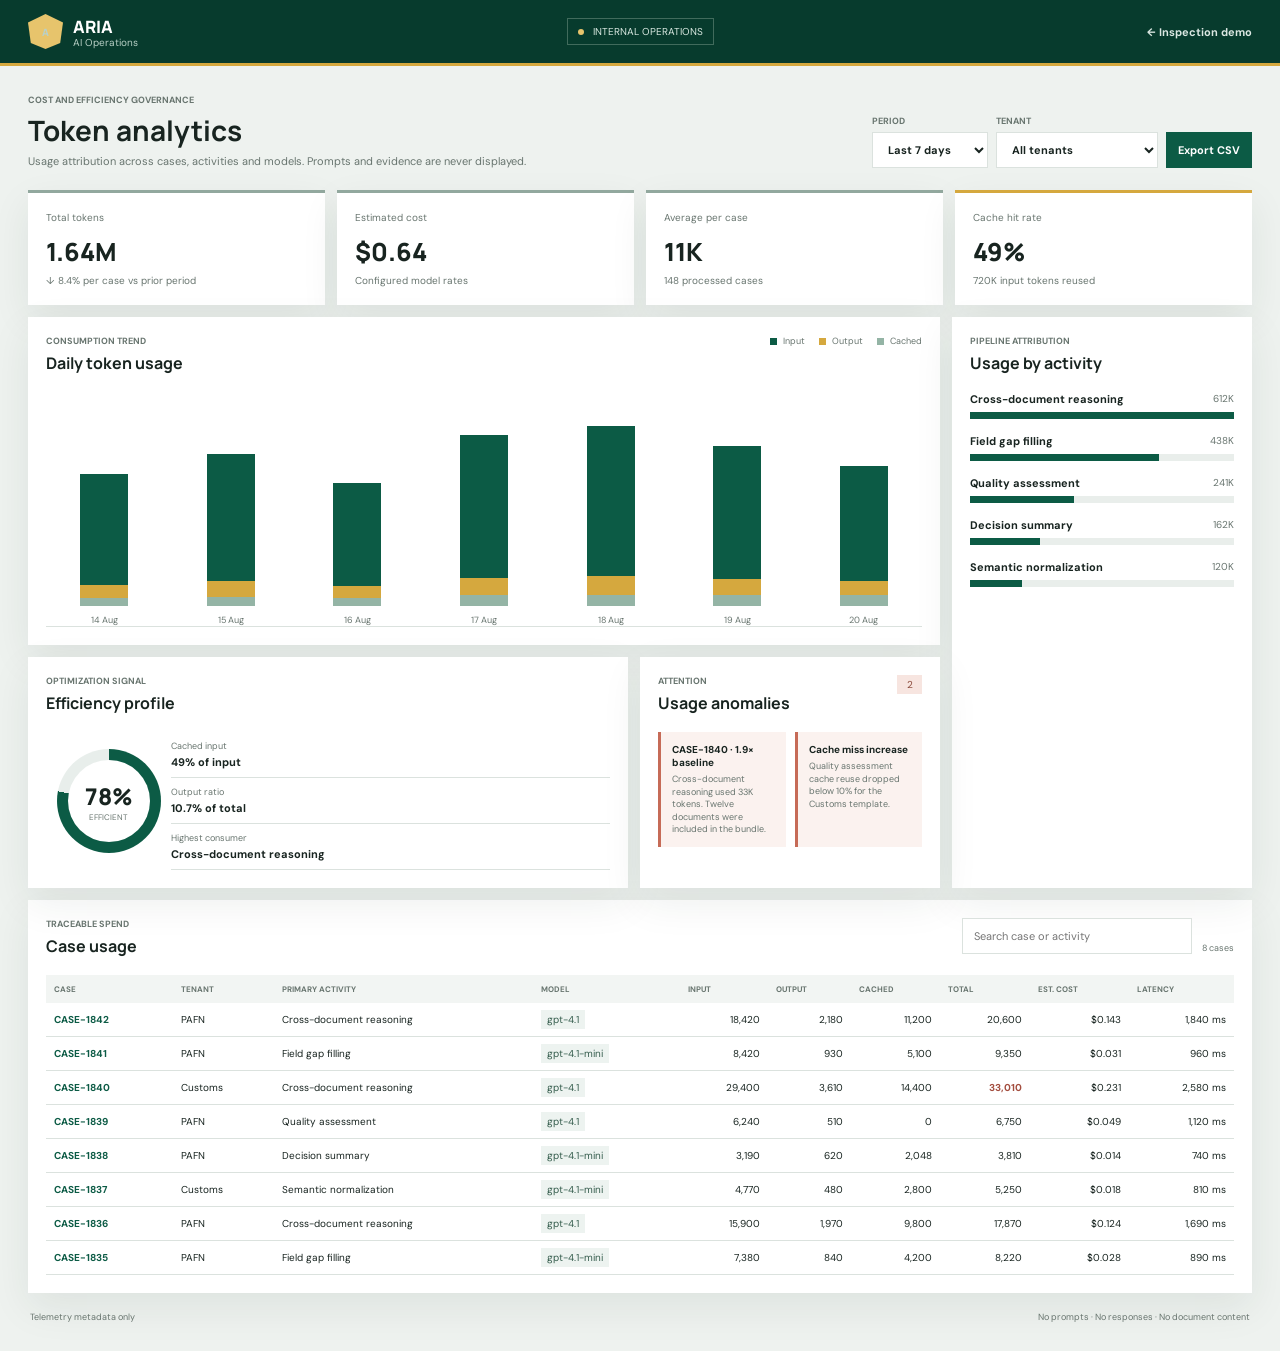
<file: reference-implementations/pafn-food-inspection/ui/tokens.html>
<!doctype html>
<html lang="en">
<head>
  <meta charset="utf-8">
  <meta name="viewport" content="width=device-width, initial-scale=1">
  <meta name="description" content="ARIA internal AI token and cost analytics dashboard">
  <title>ARIA Token Analytics</title>
  <link rel="preconnect" href="https://fonts.googleapis.com">
  <link rel="preconnect" href="https://fonts.gstatic.com" crossorigin>
  <link href="https://fonts.googleapis.com/css2?family=DM+Sans:wght@400;500;600;700&amp;family=Manrope:wght@600;700;800&amp;display=swap" rel="stylesheet">
  <link rel="stylesheet" href="tokens.css">
</head>
<body>
  <header class="topbar">
    <div class="brand-lockup">
      <span class="brand-mark" aria-hidden="true">A</span>
      <div><strong>ARIA</strong><span>AI Operations</span></div>
    </div>
    <div class="scope-label"><span></span> Internal operations</div>
    <a class="back-link" href="index.html">← Inspection demo</a>
  </header>

  <main class="dashboard-shell">
    <section class="dashboard-heading">
      <div>
        <span class="eyebrow">Cost and efficiency governance</span>
        <h1>Token analytics</h1>
        <p>Usage attribution across cases, activities and models. Prompts and evidence are never displayed.</p>
      </div>
      <div class="filters" aria-label="Dashboard filters">
        <label>Period<select id="periodFilter"><option value="7">Last 7 days</option><option value="30">Last 30 days</option><option value="1">Today</option></select></label>
        <label>Tenant<select id="tenantFilter"><option value="all">All tenants</option><option value="pafn">PAFN food inspection</option><option value="customs">Customs template</option></select></label>
        <button id="exportButton" type="button">Export CSV</button>
      </div>
    </section>

    <section class="kpi-grid" aria-label="Key performance indicators">
      <article class="kpi"><span>Total tokens</span><strong id="totalTokens">—</strong><small id="tokenTrend">—</small></article>
      <article class="kpi"><span>Estimated cost</span><strong id="totalCost">—</strong><small>Configured model rates</small></article>
      <article class="kpi"><span>Average per case</span><strong id="avgTokens">—</strong><small id="caseCount">—</small></article>
      <article class="kpi accent"><span>Cache hit rate</span><strong id="cacheRate">—</strong><small id="cachedTokens">—</small></article>
    </section>

    <section class="analytics-grid">
      <article class="panel usage-panel">
        <div class="panel-title"><div><span class="eyebrow">Consumption trend</span><h2>Daily token usage</h2></div><div class="legend"><span class="prompt-dot"></span>Input <span class="output-dot"></span>Output <span class="cache-dot"></span>Cached</div></div>
        <div id="usageChart" class="usage-chart" aria-label="Daily token usage bar chart"></div>
      </article>

      <article class="panel activity-panel">
        <div class="panel-title"><div><span class="eyebrow">Pipeline attribution</span><h2>Usage by activity</h2></div></div>
        <div id="activityList" class="activity-list"></div>
      </article>

      <article class="panel efficiency-panel">
        <div class="panel-title"><div><span class="eyebrow">Optimization signal</span><h2>Efficiency profile</h2></div></div>
        <div class="efficiency-score"><div id="efficiencyRing"><strong id="efficiencyValue">—</strong><span>efficient</span></div></div>
        <dl class="efficiency-facts">
          <div><dt>Cached input</dt><dd id="cacheFact">—</dd></div>
          <div><dt>Output ratio</dt><dd id="outputRatio">—</dd></div>
          <div><dt>Highest consumer</dt><dd id="highestActivity">—</dd></div>
        </dl>
      </article>

      <article class="panel anomaly-panel">
        <div class="panel-title"><div><span class="eyebrow">Attention</span><h2>Usage anomalies</h2></div><span id="anomalyCount" class="panel-count">0</span></div>
        <div id="anomalyList" class="anomaly-list"></div>
      </article>
    </section>

    <section class="panel cases-panel">
      <div class="panel-title"><div><span class="eyebrow">Traceable spend</span><h2>Case usage</h2></div><div class="table-tools"><input id="caseSearch" type="search" placeholder="Search case or activity"><span id="visibleRows"></span></div></div>
      <div class="table-scroll">
        <table>
          <thead><tr><th>Case</th><th>Tenant</th><th>Primary activity</th><th>Model</th><th>Input</th><th>Output</th><th>Cached</th><th>Total</th><th>Est. cost</th><th>Latency</th></tr></thead>
          <tbody id="caseRows"></tbody>
        </table>
      </div>
    </section>

    <footer><span>Telemetry metadata only</span><span>No prompts · No responses · No document content</span></footer>
  </main>
  <script src="tokens.js"></script>
</body>
</html>
</file>
<file: reference-implementations/food-inspection/ui/styles.css>
:root {
  --ink: #0f172a;
  --muted: #64748b;
  --line: #e2e8f0;
  --surface: #ffffff;
  --canvas: #f8fafc;
  --pine: #0f766e;
  --pine-dark: #064e3b;
  --header-bg: linear-gradient(135deg, #06231b 0%, #0d3d30 100%);
  --mint: #ccfbf1;
  --amber: #d97706;
  --amber-soft: #fef3c7;
  --red: #dc2626;
  --red-soft: #fee2e2;
  --blue: #0284c7;
  --shadow: 0 14px 35px -5px rgba(15, 23, 42, 0.08);
}

* { box-sizing: border-box; }
[hidden] { display: none !important; }
html, body { min-height: 100%; }
body {
  margin: 0;
  color: var(--ink);
  background: var(--canvas);
  font-family: "DM Sans", sans-serif;
  letter-spacing: -0.01em;
}
button, input { font: inherit; }
button { cursor: pointer; }

.skip-link {
  position: fixed;
  top: 8px;
  left: 8px;
  z-index: 10000;
  padding: 10px 14px;
  color: #ffffff;
  background: #0f172a;
  border-radius: 4px;
  transform: translateY(-150%);
}
.skip-link:focus { transform: translateY(0); }
:where(a, button, input, select, [tabindex]):focus-visible {
  outline: 3px solid #facc15;
  outline-offset: 3px;
}

.app-header {
  height: 68px;
  display: grid; grid-template-columns: 1fr auto auto;
  align-items: center;
  gap: 22px;
  padding: 0 24px;
  color: white;
  background: var(--header-bg);
  border-bottom: 2px solid #eab308;
  box-shadow: 0 4px 20px rgba(6, 35, 27, 0.2);
}
.brand-lockup { display: flex; align-items: center; gap: 12px; }
.brand-logo-badge {
  width: 40px; height: 40px; display: grid; place-items: center;
  background: rgba(255, 255, 255, 0.08);
  border: 1px solid rgba(255, 255, 255, 0.2);
  border-radius: 8px;
  backdrop-filter: blur(4px);
  box-shadow: inset 0 1px 0 rgba(255, 255, 255, 0.2);
}
.brand-lockup div { display: flex; flex-direction: column; line-height: 1.1; }
.brand-lockup strong { font: 800 19px "Manrope"; letter-spacing: 0.05em; color: #ffffff; }
.brand-lockup span { color: #93c5fd; font-size: 10px; font-weight: 600; text-transform: uppercase; letter-spacing: 0.05em; }
.case-meta { display: flex; align-items: center; gap: 16px; color: #cbd5e1; font-size: 11px; }

/* Mode Toggle Pill */
.mode-toggle-pill {
  display: flex;
  align-items: center;
  background: rgba(255, 255, 255, 0.08);
  border: 1px solid rgba(255, 255, 255, 0.2);
  border-radius: 20px;
  padding: 2px;
}
.mode-toggle-btn {
  padding: 4px 12px;
  border: none;
  background: transparent;
  color: #94a3b8;
  font-size: 10px;
  font-weight: 700;
  text-transform: uppercase;
  border-radius: 16px;
  cursor: pointer;
  transition: all 0.15s ease;
}
.mode-toggle-btn.active {
  background: #ffffff;
  color: #0f766e;
  box-shadow: 0 2px 6px rgba(0, 0, 0, 0.15);
}
.mode-toggle-btn.active.live-active {
  background: #10b981;
  color: #ffffff;
  box-shadow: 0 2px 8px rgba(16, 185, 129, 0.4);
}

.environment { padding: 4px 9px; border: 1px solid #1e40af; background: rgba(30, 64, 175, 0.3); color: #93c5fd; border-radius: 4px; font-weight: 700; letter-spacing: 0.04em; }
.environment.synthetic { border-color: #64748b; background: rgba(100, 116, 139, 0.2); color: #cbd5e1; }
.environment.live { border-color: #10b981; background: rgba(16, 185, 129, 0.2); color: #6ee7b7; }
.status-dot::before { content: ""; display: inline-block; width: 8px; height: 8px; margin-right: 7px; border-radius: 50%; background: #34d399; box-shadow: 0 0 8px #34d399; }
.icon-button {
  width: 36px; height: 36px; border: 1px solid var(--line); background: transparent;
  color: inherit; font-size: 18px; display: grid; place-items: center; border-radius: 6px;
  transition: all 0.15s ease;
}
.app-header .icon-button { border-color: rgba(255, 255, 255, 0.2); }
.app-header .icon-button:hover { background: rgba(255, 255, 255, 0.1); border-color: rgba(255, 255, 255, 0.4); }
.header-actions { display: flex; align-items: center; gap: 10px; }
.header-link { color: #e2e8f0; font-size: 11px; font-weight: 700; text-decoration: none; padding: 6px 12px; border-radius: 4px; transition: all 0.15s ease; }
.header-link:hover { background: rgba(255, 255, 255, 0.1); color: #fef08a; }
.differentiator-btn { background: rgba(234, 179, 8, 0.15); border: 1px solid rgba(234, 179, 8, 0.4); color: #fef08a; }
.differentiator-btn:hover { background: rgba(234, 179, 8, 0.3); color: #ffffff; }

/* ARIA Differentiator Modal */
.modal-backdrop { position: fixed; inset: 0; z-index: 9999; background: rgba(15, 23, 42, 0.7); backdrop-filter: blur(4px); display: grid; place-items: center; padding: 20px; }
.diff-modal-content { width: min(840px, 95vw); background: white; border-radius: 12px; box-shadow: 0 25px 60px rgba(0,0,0,0.3); overflow: hidden; border: 1px solid var(--line); }
.modal-header { padding: 18px 24px; background: linear-gradient(135deg, #06231b 0%, #0d3d30 100%); color: white; display: flex; justify-content: space-between; align-items: center; }
.modal-header h2 { font: 800 20px "Manrope"; margin: 0; color: white; }
.modal-header .eyebrow { color: #94a3b8; }
.modal-close { background: transparent; border: none; color: white; font-size: 26px; cursor: pointer; opacity: 0.8; }
.modal-close:hover { opacity: 1; }
.diff-modal-body { padding: 24px; }
.diff-tagline { font-size: 13px; color: var(--muted); margin-bottom: 20px; line-height: 1.6; }
.diff-grid { display: grid; grid-template-columns: 1fr 1fr; gap: 16px; }
.diff-card { padding: 18px; border: 1px solid #e2e8f0; border-radius: 8px; background: #f8fafc; border-left: 4px solid var(--pine); transition: transform 0.15s ease; }
.diff-card:hover { transform: translateY(-2px); }
.diff-card-icon { font-size: 24px; margin-bottom: 8px; }
.diff-card h3 { font: 700 14px "Manrope"; color: var(--ink); margin: 0 0 6px; }
.diff-card p { font-size: 11px; color: var(--muted); line-height: 1.5; margin: 0; }

.workbench {
  height: calc(100vh - 68px);
  display: grid;
  grid-template-columns: minmax(260px, 310px) minmax(360px, 1fr) minmax(320px, 380px);
  overflow: hidden;
}
.intake-panel, .decision-panel { background: var(--surface); overflow-y: auto; }
.intake-panel { display: flex; flex-direction: column; padding: 24px 20px; border-right: 1px solid var(--line); }
.decision-panel { padding: 24px; border-left: 1px solid var(--line); }
.panel-heading { display: flex; justify-content: space-between; align-items: flex-start; margin-bottom: 20px; }
.eyebrow { display: block; margin-bottom: 5px; color: var(--muted); font-size: 10px; font-weight: 700; text-transform: uppercase; letter-spacing: 0.05em; }
h1, h2, h3, p { margin-top: 0; }
h1, h2 { margin-bottom: 0; font-family: "Manrope", sans-serif; letter-spacing: -0.02em; }
h1 { font-size: 23px; }
h2 { font-size: 20px; }
h3 { font-size: 13px; }
.count-badge, .risk-badge { min-width: 32px; padding: 4px 10px; text-align: center; font-size: 11px; font-weight: 700; border-radius: 12px; }
.count-badge { color: var(--pine-dark); background: var(--mint); }

.drop-zone {
  min-height: 140px; display: flex; flex-direction: column; align-items: center; justify-content: center;
  border: 2px dashed #cbd5e1; background: #f8fafc; border-radius: 8px; transition: all 160ms ease;
}
.drop-zone:hover, .drop-zone.dragging { border-color: var(--pine); background: #f0fdf4; }
.drop-zone.disabled { cursor: not-allowed; border-style: solid; background: #f5f7f6; opacity: 0.82; }
.drop-zone.disabled:hover { border-color: var(--line); background: #f5f7f6; }
.drop-zone input { position: absolute; opacity: 0; pointer-events: none; }
.upload-symbol { width: 36px; height: 36px; display: grid; place-items: center; margin-bottom: 9px; color: white; background: var(--pine); font-size: 19px; border-radius: 50%; box-shadow: 0 4px 10px rgba(15, 118, 110, 0.25); }
.drop-zone strong { font-size: 13px; color: var(--ink); }
.drop-zone span:last-of-type { margin-top: 4px; color: var(--muted); font-size: 11px; }
.setup-note { margin: 8px 0 14px; color: var(--muted); font-size: 10px; line-height: 1.45; }
.setup-note a { color: var(--pine); font-weight: 700; }
.demo-row { display: flex; align-items: end; justify-content: space-between; gap: 10px; margin: 14px 0 18px; color: var(--muted); font-size: 10px; }
.scenario-picker { display: grid; gap: 4px; color: var(--muted); font-size: 9px; font-weight: 700; text-transform: uppercase; letter-spacing: 0.04em; }
.scenario-picker select { max-width: 148px; padding: 6px 8px; border: 1px solid var(--line); border-radius: 6px; color: var(--ink); background: white; font-size: 11px; text-transform: none; }
.text-button { padding: 0; border: 0; color: var(--pine); background: none; font-weight: 700; }
.text-button:hover { text-decoration: underline; }

.document-list { display: flex; flex-direction: column; gap: 8px; flex: 1; }
.document-row {
  display: grid; grid-template-columns: 36px 1fr 24px; align-items: center; gap: 10px;
  min-height: 58px; padding: 8px; border: 1px solid var(--line); border-radius: 6px; background: white; text-align: left;
  transition: all 0.15s ease;
}
.document-row:hover { border-color: #cbd5e1; box-shadow: 0 2px 8px rgba(0,0,0,0.04); }
.document-row.active { border-color: var(--pine); background: #f0fdf4; box-shadow: inset 4px 0 var(--pine); }
.document-select { display: contents; border: 0; background: none; color: inherit; text-align: left; }
.document-select > span:nth-child(2) { min-width: 0; }
.file-icon { width: 34px; height: 40px; display: grid; place-items: center; color: var(--blue); background: #e0f2fe; border-radius: 4px; font-size: 10px; font-weight: 800; }
.document-row strong, .document-row small { display: block; overflow: hidden; text-overflow: ellipsis; white-space: nowrap; }
.document-row strong { font-size: 11px; color: var(--ink); }
.document-row small { margin-top: 4px; color: var(--muted); font-size: 9px; }
.remove-file { border: 0; background: none; color: #94a3b8; font-size: 17px; border-radius: 4px; }
.remove-file:hover { color: var(--red); background: #fee2e2; }
.intake-footer { position: sticky; bottom: -24px; padding: 16px 0 24px; background: white; border-top: 1px solid var(--line); }
.privacy-note { display: flex; gap: 7px; align-items: center; margin-bottom: 10px; color: var(--muted); font-size: 10px; }
.primary-button {
  width: 100%; min-height: 44px; display: flex; align-items: center; justify-content: space-between;
  padding: 0 18px; border: 0; border-radius: 6px; color: white; background: linear-gradient(135deg, #0f766e 0%, #047857 100%); font-weight: 700;
  box-shadow: 0 4px 12px rgba(15, 118, 110, 0.2); transition: all 0.15s ease;
}
.primary-button:not(:disabled):hover { transform: translateY(-1px); box-shadow: 0 6px 16px rgba(15, 118, 110, 0.3); }
.primary-button:disabled { cursor: not-allowed; background: #94a3b8; box-shadow: none; }

.document-stage { min-width: 0; display: flex; flex-direction: column; background-color: #f1f5f9; background-image: radial-gradient(#cbd5e1 0.8px, transparent 0.8px); background-size: 14px 14px; }
.viewer-toolbar { min-height: 70px; display: flex; justify-content: space-between; align-items: center; padding: 14px 24px; border-bottom: 1px solid var(--line); background: rgba(255, 255, 255, 0.95); backdrop-filter: blur(4px); }
.viewer-actions { display: flex; align-items: center; gap: 8px; color: var(--muted); font-size: 11px; }
.viewer-actions .icon-button { background: white; color: var(--ink); border-color: var(--line); }
#viewer { flex: 1; min-height: 0; overflow: auto; display: grid; place-items: center; padding: 34px; }
.viewer-empty { text-align: center; color: var(--muted); }
.viewer-empty h3 { margin: 18px 0 5px; color: var(--ink); font: 700 16px "Manrope"; }
.viewer-empty p { font-size: 12px; }
.empty-visual { width: 105px; height: 132px; padding: 26px 20px; margin: auto; background: white; border-radius: 6px; box-shadow: var(--shadow); transform: rotate(-3deg); }
.empty-visual span { display: block; height: 5px; margin-bottom: 12px; background: #e2e8f0; border-radius: 2px; }
.empty-visual span:nth-child(2) { width: 75%; }
.preview-image, .preview-frame, .sample-document { width: min(100%, 740px); min-height: 88%; background: white; border-radius: 8px; box-shadow: var(--shadow); transform-origin: top center; }
.preview-image { height: auto; object-fit: contain; }
.preview-frame { height: 100%; border: 0; }
.sample-document { padding: 54px 62px; color: #1e293b; font-family: Georgia, serif; }
.sample-document .doc-top { display: flex; justify-content: space-between; border-bottom: 2px solid #0f766e; padding-bottom: 18px; margin-bottom: 28px; }
.sample-document .seal { width: 60px; height: 60px; display: grid; place-items: center; border: 3px double #0f766e; border-radius: 50%; color: #0f766e; font: 700 11px "DM Sans"; }
.sample-document h3 { font: 700 25px Georgia, serif; margin-bottom: 4px; }
.sample-document p { line-height: 1.65; font-size: 14px; }
.sample-document table { width: 100%; border-collapse: collapse; margin: 30px 0; font-size: 13px; }
.sample-document th, .sample-document td { padding: 10px; border: 1px solid #cbd5e1; text-align: left; }
.sample-document th { width: 42%; color: #475569; font-weight: 400; }
.visually-hidden {
  position: absolute !important;
  width: 1px !important;
  height: 1px !important;
  padding: 0 !important;
  margin: -1px !important;
  overflow: hidden !important;
  clip: rect(0, 0, 0, 0) !important;
  white-space: nowrap !important;
  border: 0 !important;
}
.document-stamp { display: inline-block; padding: 8px 16px; border: 2px solid #dc2626; color: #dc2626; font: 700 13px "DM Sans"; transform: rotate(-4deg); }
.processing-strip { min-height: 84px; display: grid; grid-template-columns: 190px 1fr 42px; align-items: center; gap: 16px; padding: 14px 24px; color: white; background: linear-gradient(135deg, #06231b 0%, #0d3d30 100%); border-top: 1px solid rgba(255,255,255,0.1); }
.processing-copy span, .processing-copy strong { display: block; }
.processing-copy span { color: #94a3b8; font-size: 9px; text-transform: uppercase; letter-spacing: 0.05em; }
.processing-copy strong { margin-top: 4px; font-size: 12px; color: #ffffff; }
.progress-track, .confidence-track { height: 6px; overflow: hidden; background: rgba(255, 255, 255, 0.15); border-radius: 3px; }
.progress-track span, .confidence-track span { display: block; width: 0; height: 100%; background: #facc15; transition: width 350ms ease; border-radius: 3px; }
.processing-strip:not([hidden]) .progress-track span { animation: live-progress-pulse 1.4s ease-in-out infinite; }
@keyframes live-progress-pulse { 0%, 100% { opacity: 0.55; } 50% { opacity: 1; } }
#progressPercent { font-size: 11px; font-weight: 700; color: #facc15; text-align: right; }

@media (prefers-reduced-motion: reduce) {
  *, *::before, *::after {
    scroll-behavior: auto !important;
    animation-duration: 0.01ms !important;
    animation-iteration-count: 1 !important;
    transition-duration: 0.01ms !important;
  }
}

.decision-heading { padding-bottom: 18px; border-bottom: 1px solid var(--line); }
.risk-badge.neutral { color: var(--muted); background: #f1f5f9; }
.risk-badge.medium { color: #92400e; background: var(--amber-soft); border: 1px solid #fde68a; }
.risk-badge.low { color: #065f46; background: var(--mint); border: 1px solid #99f6e4; }
.decision-empty { min-height: 330px; display: grid; place-content: center; text-align: center; color: var(--muted); }
.decision-glyph { font-size: 54px; color: #cbd5e1; }
.decision-empty p { max-width: 220px; font-size: 12px; line-height: 1.6; }
.label { color: var(--muted); font-size: 9px; font-weight: 700; text-transform: uppercase; letter-spacing: 0.05em; }
.verdict-block { padding: 4px 0 19px; border-bottom: 1px solid var(--line); }
.case-reference { margin-top: 6px; color: var(--pine); font-size: 10px; font-weight: 700; letter-spacing: 0.02em; }
.verdict-line { display: flex; gap: 10px; align-items: center; margin: 9px 0; }
.verdict-line strong { font: 800 21px "Manrope"; color: var(--ink); }
.verdict-icon { width: 30px; height: 30px; display: grid; place-items: center; color: #92400e; background: var(--amber-soft); border-radius: 6px; font-weight: 800; }
.verdict-block p { margin-bottom: 0; color: #475569; font-size: 11px; line-height: 1.55; }
.confidence-block { padding: 16px 0; border-bottom: 1px solid var(--line); }
.metric-row { display: flex; justify-content: space-between; margin-bottom: 8px; font-size: 11px; }
.confidence-track { background: #e2e8f0; }
.confidence-track span { background: var(--pine); }
.findings-section, .trace-section { padding-top: 18px; }
.section-title { display: flex; justify-content: space-between; margin-bottom: 10px; }
.section-title span { color: var(--muted); font-size: 10px; font-weight: 700; }
.findings-list { display: flex; flex-direction: column; gap: 8px; }
.finding { padding: 12px 12px 10px; border-left: 4px solid var(--amber); background: #fffbe6; border-radius: 6px; border: 1px solid #fef08a; }
.finding.pass { border-color: #99f6e4; border-left-color: var(--pine); background: #f0fdf4; }
.finding strong { display: block; font-size: 11px; color: var(--ink); }
.finding p { margin: 5px 0 0; color: var(--muted); font-size: 10px; line-height: 1.55; }
.finding p strong { display: inline; font-size: inherit; color: inherit; }
.finding-action { margin-top: 7px !important; padding-top: 6px; border-top: 1px dashed rgba(15, 23, 42, 0.15); }
.trace-list { margin: 0; padding: 0; list-style: none; }
.trace-list li { position: relative; padding: 0 0 14px 20px; color: var(--muted); font-size: 10px; }
.trace-list li::before { content: ""; position: absolute; left: 2px; top: 3px; width: 7px; height: 7px; border-radius: 50%; background: var(--pine); }
.trace-list li:not(:last-child)::after { content: ""; position: absolute; left: 5px; top: 12px; width: 1px; height: 18px; background: #cbd5e1; }
.human-review-note { display: flex; gap: 10px; margin-top: 18px; padding: 12px; color: #854d0e; background: #fef9c3; border-radius: 6px; border: 1px solid #fef08a; }
.human-review-note p { margin: 0; font-size: 10px; line-height: 1.45; }

.clear-case-button {
  width: 100%; min-height: 42px; margin-top: 18px; display: flex; align-items: center; justify-content: center;
  gap: 8px; padding: 0 16px; border: 1px solid var(--pine); border-radius: 6px; color: #ffffff;
  background: linear-gradient(135deg, #0f766e 0%, #047857 100%); font-weight: 700; font-size: 12px;
  box-shadow: 0 4px 12px rgba(15, 118, 110, 0.2); transition: all 0.15s ease; cursor: pointer;
}
.clear-case-button:hover {
  background: var(--pine-dark); transform: translateY(-1px); box-shadow: 0 6px 16px rgba(15, 118, 110, 0.3);
}

@media (max-width: 900px) {
  .workbench { grid-template-columns: 270px 1fr; overflow-y: auto; }
  .decision-panel { grid-column: 1 / -1; border-left: 0; border-top: 1px solid var(--line); }
  .document-stage { min-height: 720px; }
  .diff-grid { grid-template-columns: 1fr; }
}
@media (max-width: 700px) {
  .app-header { grid-template-columns: 1fr auto; padding: 0 14px; }
  .case-meta { display: none; }
  .header-link { display: none; }
  .workbench { height: auto; display: block; overflow: visible; }
  .intake-panel, .decision-panel { overflow: visible; border: 0; }
  .document-stage { min-height: 620px; }
  .viewer-toolbar { padding: 14px; }
  #viewer { padding: 18px; }
  .sample-document { padding: 34px 25px; }
  .processing-strip { grid-template-columns: 1fr 45px; }
  .processing-copy { grid-column: 1 / -1; }
}
</file>
<file: reference-implementations/pafn-food-inspection/ui/styles.css>
:root {
  --ink: #182420;
  --muted: #68756f;
  --line: #dbe2de;
  --surface: #ffffff;
  --canvas: #edf1ee;
  --pine: #0c5b45;
  --pine-dark: #073b2d;
  --mint: #dcefe7;
  --amber: #c78319;
  --amber-soft: #fff1d8;
  --red: #a43d35;
  --red-soft: #f9e5e2;
  --blue: #2f6492;
  --shadow: 0 18px 50px rgba(22, 42, 33, 0.10);
}

* { box-sizing: border-box; }
[hidden] { display: none !important; }
html, body { min-height: 100%; }
body {
  margin: 0;
  color: var(--ink);
  background: var(--canvas);
  font-family: "DM Sans", sans-serif;
  letter-spacing: 0;
}
button, input { font: inherit; }
button { cursor: pointer; }

.app-header {
  height: 68px;
  display: grid; grid-template-columns: 1fr auto auto;
  align-items: center;
  gap: 22px;
  padding: 0 22px;
  color: white;
  background: var(--pine-dark);
  border-bottom: 3px solid #e2b34f;
}
.brand-lockup { display: flex; align-items: center; gap: 11px; }
.brand-mark {
  width: 36px; height: 36px; display: grid; place-items: center;
  color: var(--pine-dark); background: #e7c46c; font: 800 20px/1 "Manrope";
  clip-path: polygon(50% 0, 100% 24%, 92% 83%, 50% 100%, 8% 83%, 0 24%);
}
.brand-lockup div { display: flex; flex-direction: column; line-height: 1.05; }
.brand-lockup strong { font: 800 18px "Manrope"; }
.brand-lockup span { color: #bdd2c9; font-size: 11px; }
.case-meta { display: flex; align-items: center; gap: 16px; color: #d6e2dd; font-size: 12px; }
.environment { padding: 4px 7px; border: 1px solid #638578; color: #dce9e3; }
.status-dot::before { content: ""; display: inline-block; width: 7px; height: 7px; margin-right: 7px; border-radius: 50%; background: #68c495; }
.icon-button {
  width: 36px; height: 36px; border: 1px solid var(--line); background: transparent;
  color: inherit; font-size: 20px; display: grid; place-items: center;
}
.app-header .icon-button { border-color: #4b7465; }
.header-actions { display: flex; align-items: center; gap: 10px; }
.header-link { color: #dce9e3; font-size: 11px; font-weight: 700; text-decoration: none; }
.header-link:hover { color: #e7c46c; }

.workbench {
  height: calc(100vh - 68px);
  display: grid;
  grid-template-columns: minmax(250px, 300px) minmax(360px, 1fr) minmax(300px, 360px);
  overflow: hidden;
}
.intake-panel, .decision-panel { background: var(--surface); overflow-y: auto; }
.intake-panel { display: flex; flex-direction: column; padding: 24px 20px; border-right: 1px solid var(--line); }
.decision-panel { padding: 24px; border-left: 1px solid var(--line); }
.panel-heading { display: flex; justify-content: space-between; align-items: flex-start; margin-bottom: 20px; }
.eyebrow { display: block; margin-bottom: 5px; color: var(--muted); font-size: 10px; font-weight: 700; text-transform: uppercase; }
h1, h2, h3, p { margin-top: 0; }
h1, h2 { margin-bottom: 0; font-family: "Manrope", sans-serif; letter-spacing: 0; }
h1 { font-size: 23px; }
h2 { font-size: 20px; }
h3 { font-size: 13px; }
.count-badge, .risk-badge { min-width: 30px; padding: 4px 8px; text-align: center; font-size: 11px; font-weight: 700; }
.count-badge { color: var(--pine); background: var(--mint); }

.drop-zone {
  min-height: 138px; display: flex; flex-direction: column; align-items: center; justify-content: center;
  border: 1px dashed #91a89e; background: #f6f9f7; transition: 160ms ease;
}
.drop-zone:hover, .drop-zone.dragging { border-color: var(--pine); background: var(--mint); }
.drop-zone input { position: absolute; opacity: 0; pointer-events: none; }
.upload-symbol { width: 34px; height: 34px; display: grid; place-items: center; margin-bottom: 9px; color: white; background: var(--pine); font-size: 19px; }
.drop-zone strong { font-size: 13px; }
.drop-zone span:last-of-type { margin-top: 4px; color: var(--muted); font-size: 11px; }
.demo-row { display: flex; justify-content: space-between; gap: 10px; margin: 13px 0 18px; color: var(--muted); font-size: 10px; }
.text-button { padding: 0; border: 0; color: var(--pine); background: none; font-weight: 700; }

.document-list { display: flex; flex-direction: column; gap: 8px; flex: 1; }
.document-row {
  display: grid; grid-template-columns: 36px 1fr 24px; align-items: center; gap: 10px;
  min-height: 58px; padding: 8px; border: 1px solid var(--line); background: white; text-align: left;
}
.document-row.active { border-color: var(--pine); box-shadow: inset 3px 0 var(--pine); }
.document-select { display: contents; border: 0; background: none; color: inherit; text-align: left; }
.document-select > span:nth-child(2) { min-width: 0; }
.file-icon { width: 34px; height: 40px; display: grid; place-items: center; color: var(--blue); background: #e8f0f7; font-size: 10px; font-weight: 800; }
.document-row strong, .document-row small { display: block; overflow: hidden; text-overflow: ellipsis; white-space: nowrap; }
.document-row strong { font-size: 11px; }
.document-row small { margin-top: 4px; color: var(--muted); font-size: 9px; }
.remove-file { border: 0; background: none; color: #87938e; font-size: 17px; }
.intake-footer { position: sticky; bottom: -24px; padding: 16px 0 24px; background: white; }
.privacy-note { display: flex; gap: 7px; align-items: center; margin-bottom: 10px; color: var(--muted); font-size: 10px; }
.primary-button {
  width: 100%; min-height: 44px; display: flex; align-items: center; justify-content: space-between;
  padding: 0 15px; border: 0; color: white; background: var(--pine); font-weight: 700;
}
.primary-button:disabled { cursor: not-allowed; background: #a8b5af; }

.document-stage { min-width: 0; display: flex; flex-direction: column; background-color: #dfe5e1; background-image: radial-gradient(#bdc8c2 0.7px, transparent 0.7px); background-size: 13px 13px; }
.viewer-toolbar { min-height: 70px; display: flex; justify-content: space-between; align-items: center; padding: 14px 20px; border-bottom: 1px solid #cbd4cf; background: rgba(247, 249, 247, 0.94); }
.viewer-actions { display: flex; align-items: center; gap: 8px; color: var(--muted); font-size: 11px; }
.viewer-actions .icon-button { background: white; color: var(--ink); }
#viewer { flex: 1; min-height: 0; overflow: auto; display: grid; place-items: center; padding: 34px; }
.viewer-empty { text-align: center; color: var(--muted); }
.viewer-empty h3 { margin: 18px 0 5px; color: var(--ink); font: 700 15px "Manrope"; }
.viewer-empty p { font-size: 11px; }
.empty-visual { width: 105px; height: 132px; padding: 26px 20px; margin: auto; background: white; box-shadow: var(--shadow); transform: rotate(-3deg); }
.empty-visual span { display: block; height: 5px; margin-bottom: 12px; background: #dbe3df; }
.empty-visual span:nth-child(2) { width: 75%; }
.preview-image, .preview-frame, .sample-document { width: min(100%, 720px); min-height: 88%; background: white; box-shadow: var(--shadow); transform-origin: top center; }
.preview-image { height: auto; object-fit: contain; }
.preview-frame { height: 100%; border: 0; }
.sample-document { padding: 54px 62px; color: #28322e; font-family: Georgia, serif; }
.sample-document .doc-top { display: flex; justify-content: space-between; border-bottom: 2px solid #1f5d48; padding-bottom: 18px; margin-bottom: 28px; }
.sample-document .seal { width: 58px; height: 58px; display: grid; place-items: center; border: 3px double #1f5d48; border-radius: 50%; color: #1f5d48; font: 700 11px "DM Sans"; }
.sample-document h3 { font: 700 25px Georgia, serif; margin-bottom: 4px; }
.sample-document p { line-height: 1.65; font-size: 14px; }
.sample-document table { width: 100%; border-collapse: collapse; margin: 30px 0; font-size: 13px; }
.sample-document td { padding: 10px; border: 1px solid #b9c4bf; }
.sample-document td:first-child { width: 42%; color: #66716c; }
.document-stamp { display: inline-block; padding: 8px 16px; border: 2px solid #a34339; color: #a34339; font: 700 13px "DM Sans"; transform: rotate(-4deg); }
.processing-strip { min-height: 82px; display: grid; grid-template-columns: 190px 1fr 42px; align-items: center; gap: 16px; padding: 13px 20px; color: white; background: var(--pine-dark); }
.processing-copy span, .processing-copy strong { display: block; }
.processing-copy span { color: #9fc0b2; font-size: 9px; text-transform: uppercase; }
.processing-copy strong { margin-top: 4px; font-size: 11px; }
.progress-track, .confidence-track { height: 5px; overflow: hidden; background: #315c4e; }
.progress-track span, .confidence-track span { display: block; width: 0; height: 100%; background: #e4bd5b; transition: width 350ms ease; }
#progressPercent { font-size: 11px; text-align: right; }

.decision-heading { padding-bottom: 18px; border-bottom: 1px solid var(--line); }
.risk-badge.neutral { color: var(--muted); background: #edf1ef; }
.risk-badge.medium { color: #8a570c; background: var(--amber-soft); }
.risk-badge.low { color: var(--pine); background: var(--mint); }
.decision-empty { min-height: 330px; display: grid; place-content: center; text-align: center; color: var(--muted); }
.decision-glyph { font-size: 54px; color: #9db0a7; }
.decision-empty p { max-width: 220px; font-size: 12px; line-height: 1.6; }
.label { color: var(--muted); font-size: 9px; font-weight: 700; text-transform: uppercase; }
.verdict-block { padding: 2px 0 19px; border-bottom: 1px solid var(--line); }
.verdict-line { display: flex; gap: 10px; align-items: center; margin: 9px 0; }
.verdict-line strong { font: 800 20px "Manrope"; }
.verdict-icon { width: 29px; height: 29px; display: grid; place-items: center; color: #89560b; background: var(--amber-soft); font-weight: 800; }
.verdict-block p { margin-bottom: 0; color: #53615b; font-size: 11px; line-height: 1.55; }
.confidence-block { padding: 16px 0; border-bottom: 1px solid var(--line); }
.metric-row { display: flex; justify-content: space-between; margin-bottom: 8px; font-size: 11px; }
.confidence-track { background: #e4e9e6; }
.confidence-track span { background: var(--pine); }
.findings-section, .trace-section { padding-top: 18px; }
.section-title { display: flex; justify-content: space-between; }
.section-title span { color: var(--muted); font-size: 10px; }
.findings-list { display: flex; flex-direction: column; gap: 8px; }
.finding { padding: 11px; border-left: 3px solid var(--amber); background: #fbf7ef; }
.finding.pass { border-color: var(--pine); background: #f0f7f3; }
.finding strong { display: block; font-size: 11px; }
.finding p { margin: 5px 0 0; color: var(--muted); font-size: 10px; line-height: 1.45; }
.trace-list { margin: 0; padding: 0; list-style: none; }
.trace-list li { position: relative; padding: 0 0 14px 20px; color: var(--muted); font-size: 10px; }
.trace-list li::before { content: ""; position: absolute; left: 2px; top: 3px; width: 7px; height: 7px; border-radius: 50%; background: var(--pine); }
.trace-list li:not(:last-child)::after { content: ""; position: absolute; left: 5px; top: 12px; width: 1px; height: 18px; background: #cbd6d1; }
.human-review-note { display: flex; gap: 10px; margin-top: 18px; padding: 12px; color: #6b581c; background: #fff7dc; }
.human-review-note p { margin: 0; font-size: 10px; line-height: 1.45; }

@media (max-width: 900px) {
  .workbench { grid-template-columns: 270px 1fr; overflow-y: auto; }
  .decision-panel { grid-column: 1 / -1; border-left: 0; border-top: 1px solid var(--line); }
  .document-stage { min-height: 720px; }
}
@media (max-width: 700px) {
  .app-header { grid-template-columns: 1fr auto; padding: 0 14px; }
  .case-meta { display: none; }
  .header-link { display: none; }
  .workbench { height: auto; display: block; overflow: visible; }
  .intake-panel, .decision-panel { overflow: visible; border: 0; }
  .document-stage { min-height: 620px; }
  .viewer-toolbar { padding: 14px; }
  #viewer { padding: 18px; }
  .sample-document { padding: 34px 25px; }
  .processing-strip { grid-template-columns: 1fr 45px; }
  .processing-copy { grid-column: 1 / -1; }
}
</file>
<file: reference-implementations/food-inspection/ui/tokens.css>
:root {
  --ink: #0f172a;
  --muted: #64748b;
  --line: #e2e8f0;
  --surface: #ffffff;
  --canvas: #f8fafc;
  --pine: #0f766e;
  --pine-dark: #064e3b;
  --header-bg: linear-gradient(135deg, #06231b 0%, #0d3d30 100%);
  --mint: #ccfbf1;
  --gold: #eab308;
  --blue: #0284c7;
  --coral: #ef4444;
  --shadow: 0 14px 35px -5px rgba(15, 23, 42, 0.08);
}
* { box-sizing: border-box; }
body { margin: 0; color: var(--ink); background: var(--canvas); font-family: "DM Sans", sans-serif; letter-spacing: -0.01em; }
button, input, select { font: inherit; }

.topbar {
  height: 68px;
  display: grid; grid-template-columns: 1fr auto 1fr;
  align-items: center;
  padding: 0 28px;
  color: white;
  background: var(--header-bg);
  border-bottom: 2px solid var(--gold);
  box-shadow: 0 4px 20px rgba(6, 35, 27, 0.2);
}
.brand-lockup { display: flex; align-items: center; gap: 12px; }
.brand-logo-badge {
  width: 40px; height: 40px; display: grid; place-items: center;
  background: rgba(255, 255, 255, 0.08);
  border: 1px solid rgba(255, 255, 255, 0.2);
  border-radius: 8px;
  backdrop-filter: blur(4px);
  box-shadow: inset 0 1px 0 rgba(255, 255, 255, 0.2);
}
.brand-lockup div { display: flex; flex-direction: column; line-height: 1.1; }
.brand-lockup strong { font: 800 19px "Manrope"; letter-spacing: 0.05em; color: #ffffff; }
.brand-lockup span { color: #93c5fd; font-size: 10px; font-weight: 600; text-transform: uppercase; letter-spacing: 0.05em; }

.scope-label { padding: 6px 12px; border: 1px solid rgba(255,255,255,0.2); color: #e2e8f0; font-size: 11px; font-weight: 600; text-transform: uppercase; border-radius: 4px; background: rgba(255,255,255,0.05); }
.scope-label > span:first-child { display: inline-block; width: 7px; height: 7px; margin-right: 6px; border-radius: 50%; background: #34d399; box-shadow: 0 0 6px #34d399; }
.back-link { justify-self: end; color: #e2e8f0; font-size: 11px; font-weight: 700; text-decoration: none; padding: 6px 12px; border-radius: 4px; transition: all 0.15s ease; }
.back-link:hover { background: rgba(255, 255, 255, 0.1); color: #fef08a; }
.mode-controls { display: flex; align-items: center; justify-content: center; gap: 10px; }
.mode-toggle-pill { display: flex; padding: 3px; border: 1px solid rgba(255,255,255,0.2); border-radius: 6px; background: rgba(255,255,255,0.08); }
.mode-toggle-btn { min-height: 30px; padding: 0 11px; border: 0; border-radius: 4px; background: transparent; color: #cbd5e1; font-size: 10px; font-weight: 700; cursor: pointer; }
.mode-toggle-btn.active { color: #064e3b; background: #ccfbf1; }
.mode-toggle-btn.active.live-active { color: #7f1d1d; background: #fee2e2; }
.environment { padding: 5px 8px; border: 1px solid; border-radius: 4px; font-size: 9px; font-weight: 800; white-space: nowrap; }
.environment.synthetic { color: #fef08a; border-color: rgba(250,204,21,0.5); background: rgba(234,179,8,0.12); }
.environment.live { color: #fecaca; border-color: rgba(248,113,113,0.55); background: rgba(220,38,38,0.16); }
.topbar-end { justify-self: end; display: flex; align-items: center; gap: 6px; }

.dashboard-shell { max-width: 1540px; margin: auto; padding: 28px; display: flex; flex-direction: column; }
.dashboard-heading { order: 1; }
.kpi-grid { order: 2; }
.efficiency-banner { order: 3; }
.analytics-grid { order: 4; }
.heatmap-panel { order: 5; }
.cases-panel { order: 6; }
.cache-explainer { order: 7; }
.perf-explainer { order: 8; }
.production-roadmap { order: 9; }
.insights-floating-bar { order: 10; }
.dashboard-heading { display: flex; justify-content: space-between; align-items: flex-end; gap: 30px; margin-bottom: 22px; }
.eyebrow { display: block; margin-bottom: 5px; color: var(--muted); font-size: 10px; font-weight: 700; text-transform: uppercase; letter-spacing: 0.05em; }
h1,h2,p { margin-top: 0; } h1,h2 { font-family: "Manrope", sans-serif; letter-spacing: -0.02em; }
h1 { margin-bottom: 5px; font-size: 28px; color: var(--ink); } h2 { margin-bottom: 0; font-size: 16px; color: var(--ink); }
.dashboard-heading p { margin-bottom: 0; color: var(--muted); font-size: 12px; }

.filters { display: flex; align-items: flex-end; gap: 10px; flex-wrap: wrap; }
.filters label { color: var(--muted); font-size: 10px; font-weight: 700; text-transform: uppercase; letter-spacing: 0.04em; }
.filters select, .filters input, .filters button, .table-tools input { display: block; height: 36px; margin-top: 4px; padding: 0 11px; border: 1px solid var(--line); border-radius: 6px; background: white; color: var(--ink); font-size: 11px; }
.filters button { color: white; border-color: var(--pine); background: var(--pine); font-weight: 700; cursor: pointer; transition: all 0.15s ease; }
.filters button:hover { background: var(--pine-dark); }

.azure-metrics-btn {
  display: inline-flex; align-items: center; justify-content: center;
  height: 36px; padding: 0 12px;
  background: #0284c7; color: white !important;
  font-size: 11px; font-weight: 700; text-decoration: none;
  border-radius: 6px; box-shadow: 0 2px 8px rgba(2, 132, 199, 0.25);
  transition: all 0.15s ease;
}
.azure-metrics-btn:hover { background: #0369a1; transform: translateY(-1px); }

.kpi-grid { display: grid; grid-template-columns: repeat(6, 1fr); gap: 12px; margin-bottom: 14px; }
.kpi { min-height: 112px; padding: 16px 18px; border-top: 4px solid #94a3b8; border-radius: 8px; background: white; box-shadow: var(--shadow); border: 1px solid var(--line); border-top-width: 4px; display: flex; flex-direction: column; justify-content: space-between; }
.kpi.accent { border-top-color: var(--gold); }
.kpi.cost-primary { border-top-color: #0f766e; }
.kpi.cost-forecast { border-top-color: #0284c7; background: linear-gradient(180deg, #ffffff 0%, #f0f9ff 100%); }
.kpi.cost-savings { border-top-color: #10b981; background: linear-gradient(180deg, #ffffff 0%, #ecfdf5 100%); }
.kpi span,.kpi small { display: block; color: var(--muted); font-size: 10px; font-weight: 600; }
.kpi strong { display: block; margin: 5px 0 2px; font: 800 22px "Manrope"; color: var(--ink); }

/* ARIA Efficiency Proof Banner */
.efficiency-banner { margin-bottom: 14px; background: linear-gradient(135deg, #06231b 0%, #0d3d30 100%); color: white; border: 1px solid rgba(255,255,255,0.1); border-radius: 8px; padding: 22px 26px; }
.efficiency-banner-content h2 { color: white; font: 800 20px "Manrope"; margin: 6px 0 8px; display: flex; align-items: center; gap: 10px; }
.efficiency-banner-content h2 span { font-size: 13px; font-weight: 500; color: #a7f3d0; }
.efficiency-badge-tag { display: inline-block; padding: 3px 8px; background: rgba(250, 204, 21, 0.2); border: 1px solid #facc15; color: #fef08a; font-size: 10px; font-weight: 800; border-radius: 4px; text-transform: uppercase; letter-spacing: 0.05em; }
.efficiency-banner-content p { color: #cbd5e1; font-size: 12px; max-width: 900px; line-height: 1.5; margin-bottom: 16px; }
.efficiency-banner-content p strong { color: #34d399; }

.efficiency-comparison-bar { display: grid; grid-template-columns: 1fr auto 1fr 1fr; align-items: center; gap: 16px; background: rgba(255,255,255,0.06); padding: 14px 18px; border-radius: 8px; border: 1px solid rgba(255,255,255,0.1); }
.cmp-box { display: flex; flex-direction: column; }
.cmp-box span { font-size: 10px; color: #94a3b8; font-weight: 600; text-transform: uppercase; }
.cmp-box strong { font: 800 22px "Manrope"; margin: 4px 0 2px; }
.cmp-box small { font-size: 10px; color: #cbd5e1; }
.cmp-box.baseline strong { color: #ef4444; }
.cmp-box.optimized strong { color: #38bdf8; }
.cmp-box.saved strong { color: #34d399; }
.cmp-arrow { font-size: 20px; color: #94a3b8; }

.budget-track { height: 5px; width: 100%; background: #e2e8f0; border-radius: 3px; overflow: hidden; margin-top: 6px; }
.budget-track span { display: block; height: 100%; background: #0f766e; border-radius: 3px; transition: width 0.3s ease; }

.chart-controls { display: flex; align-items: center; gap: 14px; }
.toggle-group { display: flex; background: #f1f5f9; border: 1px solid var(--line); border-radius: 6px; padding: 2px; }
.toggle-btn { padding: 4px 10px; border: none; background: transparent; font-size: 10px; font-weight: 700; color: var(--muted); cursor: pointer; border-radius: 4px; transition: all 0.15s ease; }
.toggle-btn.active { background: white; color: var(--pine); box-shadow: 0 1px 3px rgba(0,0,0,0.1); }

.analytics-grid { display: grid; grid-template-columns: 2fr 1fr 1fr; gap: 14px; }
.panel { min-width: 0; padding: 20px; background: white; border-radius: 8px; border: 1px solid var(--line); box-shadow: var(--shadow); }

/* ARIA Efficiency Proof Banner */
.efficiency-banner { margin-bottom: 14px; background: linear-gradient(135deg, #06231b 0%, #0d3d30 100%) !important; color: white !important; border: 1px solid rgba(255,255,255,0.1); border-radius: 8px; padding: 22px 26px; }
.efficiency-banner-content h2 { color: white !important; font: 800 20px "Manrope"; margin: 6px 0 8px; display: flex; align-items: center; gap: 10px; }
.efficiency-banner-content h2 span { font-size: 13px; font-weight: 500; color: #a7f3d0; }
.efficiency-badge-tag { display: inline-block; padding: 3px 8px; background: rgba(250, 204, 21, 0.2); border: 1px solid #facc15; color: #fef08a; font-size: 10px; font-weight: 800; border-radius: 4px; text-transform: uppercase; letter-spacing: 0.05em; }
.efficiency-banner-content p { color: #cbd5e1 !important; font-size: 12px; max-width: 900px; line-height: 1.5; margin-bottom: 16px; }
.efficiency-banner-content p strong { color: #34d399 !important; }
.efficiency-method { margin: 12px 0 0; color: #cbd5e1; font-size: 10px; }

/* Performance Governance Section */
.perf-explainer { margin-top: 14px; background: #faf5ff; border-left: 4px solid #8b5cf6; }
.perf-badge { padding: 4px 10px; background: #f3e8ff; color: #6b21a8; font-size: 10px; font-weight: 800; border-radius: 12px; text-transform: uppercase; }
.perf-grid { display: grid; grid-template-columns: repeat(3, 1fr); gap: 12px; margin-top: 10px; }
.perf-card { padding: 14px 16px; border: 1px solid #e9d5ff; border-radius: 6px; background: white; }
.perf-step { display: inline-block; padding: 2px 7px; background: #f3e8ff; color: #7e22ce; font-size: 9px; font-weight: 800; border-radius: 4px; text-transform: uppercase; margin-bottom: 6px; }
.perf-card h3 { font: 700 13px "Manrope", sans-serif; margin: 0 0 6px 0; color: #581c87; }
.perf-card p { font-size: 10px; color: var(--muted); line-height: 1.5; margin: 0; }

/* Production Scale Roadmap Section */
.production-roadmap { margin-top: 14px; background: #f0f9ff; border-left: 4px solid #0284c7; }
.prod-badge { padding: 4px 10px; background: #e0f2fe; color: #0369a1; font-size: 10px; font-weight: 800; border-radius: 12px; text-transform: uppercase; }
.roadmap-grid { display: grid; grid-template-columns: repeat(4, 1fr); gap: 12px; margin-top: 12px; }
.roadmap-item { padding: 14px; border: 1px solid #bae6fd; border-radius: 6px; background: white; }
.roadmap-tag { display: inline-block; padding: 2px 6px; background: #e0f2fe; color: #0369a1; font-size: 9px; font-weight: 700; border-radius: 3px; margin-bottom: 6px; }
.roadmap-item h4 { font: 700 12px "Manrope"; margin: 0 0 6px; color: #0c4a6e; }
.roadmap-item p { font-size: 10px; color: var(--muted); margin: 0; line-height: 1.45; }
.usage-panel { grid-column: span 2; }
.activity-panel { grid-column: span 1; }
.model-panel { grid-column: span 1; }
.efficiency-panel { grid-column: span 1; display: flex; flex-direction: column; }
.anomaly-panel { grid-column: span 1; }

.panel-title { display: flex; justify-content: space-between; align-items: flex-start; margin-bottom: 18px; }
.legend { display: flex; align-items: center; gap: 6px; color: var(--muted); font-size: 10px; font-weight: 600; }
.legend span { width: 8px; height: 8px; margin-left: 8px; border-radius: 2px; }
.prompt-dot{background:var(--pine)}.output-dot{background:var(--gold)}.cache-dot{background:#38bdf8}

.usage-chart { height: 235px; display: flex; align-items: flex-end; justify-content: space-between; gap: 10px; padding-top: 20px; border-bottom: 1px solid var(--line); }
.day-column { flex: 1; height: 100%; display: flex; flex-direction: column; justify-content: flex-end; align-items: center; gap: 8px; }
.bar-stack { width: min(48px,70%); display: flex; flex-direction: column; justify-content: flex-end; border-radius: 4px; overflow: hidden; }
.bar-stack span { display: block; min-height: 2px; }
.bar-prompt{background:var(--pine)}
.bar-output{background:var(--gold)}
.bar-cache{background:#38bdf8}
.day-column small { color: var(--muted); font-size: 10px; font-weight: 600; }

.activity-list { display: flex; flex-direction: column; gap: 15px; }
.activity-head { display: flex; justify-content: space-between; margin-bottom: 6px; font-size: 11px; }
.activity-head strong{font-size:11px; color: var(--ink)}
.activity-head span{color:var(--muted); font-weight: 600}
.activity-track { height: 7px; background: #f1f5f9; border-radius: 4px; overflow: hidden; }
.activity-track span { display: block; height: 100%; background: var(--pine); border-radius: 4px; }

.efficiency-score { display: grid; place-items: center; margin: 10px 0 18px; }
#efficiencyRing { width: 110px; height: 110px; display: grid; place-content: center; text-align: center; border-radius: 50%; background: conic-gradient(var(--pine) 0 84%, #e2e8f0 84%); position: relative; }
#efficiencyRing::after { content:""; position:absolute; inset:12px; border-radius:50%; background:white; }
#efficiencyRing strong,#efficiencyRing span { position:relative; z-index:1; }
#efficiencyRing strong{font:800 24px "Manrope"; color:var(--ink)}
#efficiencyRing span{color:var(--muted);font-size:9px;text-transform:uppercase;font-weight:700}
.efficiency-facts { margin: 0; flex-grow: 1; display: flex; flex-direction: column; justify-content: space-around; }
.efficiency-facts div { padding: 8px 0; border-bottom: 1px solid var(--line); display: flex; justify-content: space-between; align-items: center; }
.efficiency-facts dt{color:var(--muted);font-size:10px; font-weight: 600}
.efficiency-facts dd{margin:0;font-size:11px;font-weight:700; color:var(--ink)}

.panel-count { min-width: 25px; padding: 4px 8px; color: #991b1b; background: #fee2e2; font-size: 11px; font-weight: 700; border-radius: 12px; text-align: center; }
.anomaly-list { display: flex; flex-direction: column; gap: 10px; }
.anomaly { padding: 12px; border-left: 4px solid var(--coral); background: #fef2f2; border-radius: 4px; }
.anomaly strong{display:block;font-size:11px; color:#991b1b}
.anomaly p{margin:4px 0 0;color:#7f1d1d;font-size:10px;line-height:1.45}
.cases-panel { margin-top: 12px; }.table-tools { display: flex; align-items: end; gap: 10px; }.table-tools input{width:230px;margin:0}.table-tools span{color:var(--muted);font-size:9px}
.table-scroll { overflow-x: auto; }table { width: 100%; border-collapse: collapse; font-size: 10px; }th { padding: 9px 8px; color: var(--muted); background: #f2f5f3; text-align: left; font-size: 8px; text-transform: uppercase; }td { padding: 10px 8px; border-bottom: 1px solid var(--line); white-space: nowrap; }td.numeric { font-variant-numeric: tabular-nums; text-align: right; }.case-link{color:var(--pine);font-weight:700}.model-tag{padding:3px 6px;background:#edf3f0;color:#345c4c;border-radius:3px;font-size:10px;font-weight:600}.high-usage{color:#a34d3e;font-weight:700}
.live-badge { display: inline-block; padding: 2px 6px; margin-left: 6px; background: #0284c7; color: #fff; border-radius: 3px; font-size: 9px; font-weight: 700; text-transform: uppercase; }
.synthetic-badge { display: inline-block; padding: 2px 6px; margin-left: 6px; background: #fef3c7; color: #92400e; border-radius: 3px; font-size: 9px; font-weight: 700; text-transform: uppercase; }

/* Model Breakdown Cards */
.model-panel { grid-column: span 1; }
.model-breakdown-list { display: flex; flex-direction: column; gap: 12px; }
.model-card { padding: 10px 12px; border: 1px solid var(--line); background: #f9fbf9; border-radius: 4px; }
.model-card-head { display: flex; justify-content: space-between; align-items: center; margin-bottom: 4px; }
.model-cost { color: var(--pine-dark); font: 700 13px "Manrope"; }
.model-card-sub { display: flex; justify-content: space-between; margin-bottom: 6px; color: var(--muted); font-size: 9px; }

/* Heatmap Section */
.heatmap-panel { margin-top: 14px; }
.heatmap-legend { display: flex; gap: 10px; font-size: 9px; font-weight: 600; }
.heatmap-legend span { padding: 3px 8px; border-radius: 3px; }
.heat-low { background: #e2f3ec; color: #0c5b45; }
.heat-med { background: #fef3c7; color: #92400e; }
.heat-high { background: #fee2e2; color: #991b1b; }

.heatmap-table { width: 100%; border-collapse: separate; border-spacing: 4px; margin-top: 8px; }
.heatmap-table th { background: transparent; padding: 6px 8px; font-size: 9px; color: var(--muted); }
.stage-name { font-weight: 700; color: var(--ink); background: #f2f5f3; padding: 8px 10px; border-radius: 4px; font-size: 10px; }
.heat-cell { text-align: center; padding: 10px 8px; border-radius: 4px; transition: transform 0.15s ease; }
.heat-cell:hover { transform: scale(1.02); }
.heat-cell div { display: flex; flex-direction: column; align-items: center; }
.heat-cell strong { font-size: 11px; font-weight: 700; }
.heat-cell small { font-size: 9px; opacity: 0.85; margin-top: 2px; }

.cell-zero { background: #f8faf8; color: #94a3b8; }
.cell-low { background: #e2f3ec; color: #064e3b; }
.cell-med { background: #fef3c7; color: #78350f; }
.cell-high { background: #fee2e2; color: #7f1d1d; }

/* Token Optimization Tips */
.tips-panel { margin-top: 14px; background: linear-gradient(180deg, #ffffff 0%, #f4f8f5 100%); }
.savings-badge { padding: 4px 10px; background: var(--mint); color: var(--pine-dark); font-size: 10px; font-weight: 800; border-radius: 12px; text-transform: uppercase; }
.tips-grid { display: grid; grid-template-columns: repeat(4, 1fr); gap: 12px; margin-top: 10px; }
.tip-card { padding: 16px; border: 1px solid #d1ded7; background: white; border-radius: 6px; box-shadow: 0 4px 12px rgba(12, 91, 69, 0.04); display: flex; flex-direction: column; }
.tip-icon { font-size: 20px; margin-bottom: 8px; }
.tip-card h3 { font: 700 13px "Manrope", sans-serif; margin: 0 0 6px 0; color: var(--pine-dark); }
.tip-card p { font-size: 10px; color: var(--muted); line-height: 1.5; margin: 0 0 12px 0; flex-grow: 1; }
.tip-card p strong { color: var(--ink); }
.tip-impact { padding: 6px 8px; background: #edf6f2; border-left: 3px solid var(--pine); color: var(--pine-dark); font-size: 10px; border-radius: 0 4px 4px 0; }

/* Wiki Links */
.wiki-links { display: flex; gap: 8px; }
.wiki-btn { display: inline-flex; align-items: center; padding: 6px 12px; background: var(--pine); color: white; border-radius: 4px; font-size: 10px; font-weight: 700; text-decoration: none; transition: background 0.15s ease; }
.wiki-btn:hover { background: var(--pine-dark); }
.wiki-btn.secondary { background: var(--mint); color: var(--pine-dark); border: 1px solid #b9d8cb; }
.wiki-btn.secondary:hover { background: #cae7da; }

/* AI Vision Explainer */
.vision-explainer { margin-top: 14px; background: #fafdfb; border-left: 4px solid var(--blue); }
.vision-badge { padding: 4px 10px; background: #e0f2fe; color: #0369a1; font-size: 10px; font-weight: 800; border-radius: 12px; text-transform: uppercase; }
.vision-grid { display: grid; grid-template-columns: 1fr 1fr; gap: 14px; margin-top: 10px; }
.vision-card { padding: 14px 16px; border: 1px solid var(--line); border-radius: 6px; background: white; }
.vision-card h3 { font: 700 13px "Manrope", sans-serif; margin: 0 0 8px 0; }
.vision-card p { font-size: 10px; color: var(--muted); line-height: 1.5; margin: 0 0 6px 0; }
.vision-card.python-lib h3 { color: #1e3a8a; }
.vision-card.ai-vision h3 { color: #0369a1; }

/* Pagination Bar */
.pagination-bar { display: flex; justify-content: space-between; align-items: center; padding: 12px 4px 4px; margin-top: 8px; border-top: 1px solid var(--line); }
.pagination-info { font-size: 10px; color: var(--muted); font-weight: 600; }
.pagination-controls { display: flex; align-items: center; gap: 6px; }
.pagination-controls button { height: 28px; padding: 0 10px; border: 1px solid var(--line); background: white; color: var(--ink); border-radius: 4px; font-size: 10px; font-weight: 600; cursor: pointer; }
.pagination-controls button:disabled { opacity: 0.4; cursor: not-allowed; }
.pagination-controls button:not(:disabled):hover { background: var(--canvas); border-color: var(--pine); }
.pagination-controls span { font-size: 10px; color: var(--ink); font-weight: 700; padding: 0 6px; }
.pagination-controls select { height: 28px; border: 1px solid var(--line); border-radius: 4px; font-size: 10px; padding: 0 6px; }

[hidden] { display: none !important; }

.skip-link {
  position: fixed;
  top: 8px;
  left: 8px;
  z-index: 10000;
  padding: 10px 14px;
  color: #ffffff;
  background: #0f172a;
  border-radius: 4px;
  transform: translateY(-150%);
}
.skip-link:focus { transform: translateY(0); }
.visually-hidden {
  position: absolute !important;
  width: 1px !important;
  height: 1px !important;
  padding: 0 !important;
  margin: -1px !important;
  overflow: hidden !important;
  clip: rect(0, 0, 0, 0) !important;
  white-space: nowrap !important;
  border: 0 !important;
}
:where(a, button, input, select, [tabindex]):focus-visible {
  outline: 3px solid #facc15;
  outline-offset: 3px;
}

/* Per-case Modal */
.modal-backdrop { position: fixed; inset: 0; z-index: 9999; background: rgba(12, 36, 28, 0.6); backdrop-filter: blur(3px); display: grid; place-items: center; padding: 20px; }
.modal-content { width: min(680px, 95vw); background: white; border-radius: 8px; box-shadow: 0 20px 50px rgba(0,0,0,0.25); overflow: hidden; }
.modal-header { padding: 16px 20px; background: var(--pine-dark); color: white; display: flex; justify-content: space-between; align-items: center; }
.modal-header h2 { font: 800 18px "Manrope"; margin: 0; color: white; }
.modal-header .eyebrow { color: #a3c9bc; }
.modal-close { background: transparent; border: none; color: white; font-size: 24px; cursor: pointer; opacity: 0.8; }
.modal-close:hover { opacity: 1; }
.modal-body { padding: 20px; }
.modal-kpi-row { display: grid; grid-template-columns: repeat(4, 1fr); gap: 10px; padding: 12px; background: #f2f6f4; border-radius: 6px; margin-bottom: 16px; }
.modal-kpi-row div span { display: block; font-size: 9px; color: var(--muted); text-transform: uppercase; font-weight: 700; }
.modal-kpi-row div strong { display: block; font: 800 14px "Manrope"; color: var(--pine-dark); margin-top: 2px; }
.modal-body h3 { font: 700 13px "Manrope"; margin: 0 0 8px; color: var(--ink); }
.auth-modal-content { width: min(440px, 95vw); }
.auth-modal-body { padding: 22px; }
.auth-modal-body > p { color: var(--muted); font-size: 12px; line-height: 1.5; }
.auth-input-group { display: block; margin-top: 18px; }
.auth-label { display: block; margin-bottom: 6px; color: var(--ink); font-size: 11px; font-weight: 700; }
.auth-input { width: 100%; height: 40px; padding: 0 11px; border: 1px solid var(--line); border-radius: 6px; color: var(--ink); background: white; }
.auth-input:focus { outline: 2px solid rgba(15,118,110,0.25); border-color: var(--pine); }
.auth-error { margin: 8px 0 0; color: #b91c1c !important; font-weight: 700; }
.auth-actions { display: flex; justify-content: flex-end; gap: 8px; margin-top: 20px; }
.auth-actions button { height: 36px; padding: 0 14px; border-radius: 6px; font-size: 11px; font-weight: 700; cursor: pointer; }
.auth-btn-secondary { border: 1px solid var(--line); color: var(--ink); background: white; }
.auth-btn-primary { border: 1px solid var(--pine); color: white; background: var(--pine); }

/* Floating Insights Toolbar & Modals at Bottom */
.insights-floating-bar {
  position: sticky;
  bottom: 18px;
  z-index: 900;
  display: flex;
  align-items: center;
  gap: 10px;
  margin-top: 24px;
  padding: 10px 16px;
  background: rgba(6, 35, 27, 0.92);
  backdrop-filter: blur(8px);
  border: 1px solid rgba(255, 255, 255, 0.15);
  border-radius: 30px;
  box-shadow: 0 10px 30px rgba(0,0,0,0.25);
  width: fit-content;
  margin-left: auto;
  margin-right: auto;
}
.insights-bar-label { color: #94a3b8; font-size: 10px; font-weight: 700; text-transform: uppercase; letter-spacing: 0.05em; padding-right: 4px; }
.insight-tab-btn {
  padding: 7px 14px;
  background: rgba(255, 255, 255, 0.1);
  color: #e2e8f0;
  border: 1px solid rgba(255, 255, 255, 0.15);
  border-radius: 20px;
  font-size: 11px;
  font-weight: 700;
  cursor: pointer;
  transition: all 0.15s ease;
}
.insight-tab-btn:hover {
  background: var(--pine);
  color: white;
  border-color: #34d399;
  transform: translateY(-1px);
}
.insight-modal .modal-content {
  width: min(840px, 92vw);
  border-radius: 12px;
  box-shadow: 0 25px 60px rgba(0,0,0,0.35);
}

@media (prefers-reduced-motion: reduce) {
  *, *::before, *::after {
    scroll-behavior: auto !important;
    animation-duration: 0.01ms !important;
    animation-iteration-count: 1 !important;
    transition-duration: 0.01ms !important;
  }
}

footer { display: flex; justify-content: space-between; padding: 18px 2px 0; color: var(--muted); font-size: 9px; }
@media(max-width:1250px){.kpi-grid{grid-template-columns:repeat(3,1fr)}.efficiency-comparison-bar{grid-template-columns:1fr 1fr; gap:12px}.cmp-arrow{display:none}}
@media(max-width:1050px){.analytics-grid{grid-template-columns:1fr 1fr}.usage-panel,.anomaly-panel{grid-column:span 2}.activity-panel{grid-row:auto}.tips-grid,.vision-grid{grid-template-columns:repeat(2,1fr)}}
@media(max-width:700px){.topbar{height:auto;min-height:68px;grid-template-columns:1fr auto;padding:8px 14px}.mode-controls{grid-column:1/-1;grid-row:2;justify-content:flex-start;margin-top:6px}.topbar-end{align-self:start}.scope-label{display:none}.dashboard-shell{padding:18px 12px}.dashboard-heading{display:block}.filters{margin-top:18px;flex-wrap:wrap}.kpi-grid,.analytics-grid,.tips-grid,.vision-grid,.efficiency-comparison-bar{display:block}.kpi,.panel,.tip-card,.vision-card,.cmp-box{margin-bottom:10px}.usage-panel .panel-title{display:block}.chart-controls{margin-top:12px;flex-wrap:wrap;gap:8px}.usage-chart{height:210px;gap:2px;overflow:hidden}.day-column{min-width:0}.day-column small{font-size:7px;white-space:nowrap}.anomaly-list{grid-template-columns:1fr}.efficiency-panel{display:block}.efficiency-score{margin-bottom:15px}.back-link{font-size:9px}.table-tools input{width:170px}.insights-floating-bar{flex-wrap:wrap;border-radius:12px}footer{display:block}footer span{display:block;margin-top:5px}}
</file>
<file: reference-implementations/pafn-food-inspection/ui/tokens.css>
:root {
  --ink: #182420; --muted: #68756f; --line: #dbe2de; --surface: #fff; --canvas: #eef2ef;
  --pine: #0c5b45; --pine-dark: #073b2d; --mint: #dcefe7; --gold: #d5a83e; --blue: #3c769f;
  --coral: #c66b57; --shadow: 0 14px 38px rgba(20, 48, 36, .08);
}
* { box-sizing: border-box; }
body { margin: 0; color: var(--ink); background: var(--canvas); font-family: "DM Sans", sans-serif; letter-spacing: 0; }
button, input, select { font: inherit; }
.topbar { height: 66px; display: grid; grid-template-columns: 1fr auto 1fr; align-items: center; padding: 0 28px; color: white; background: var(--pine-dark); border-bottom: 3px solid var(--gold); }
.brand-lockup { display: flex; align-items: center; gap: 10px; }
.brand-mark { width: 35px; height: 35px; display: grid; place-items: center; color: var(--pine-dark); background: #e7c46c; font: 800 19px "Manrope"; clip-path: polygon(50% 0,100% 24%,92% 83%,50% 100%,8% 83%,0 24%); }
.brand-lockup div { display: flex; flex-direction: column; line-height: 1.05; }
.brand-lockup strong { font: 800 17px "Manrope"; }.brand-lockup span { color: #b9d0c6; font-size: 10px; }
.scope-label { padding: 6px 10px; border: 1px solid #416b5c; color: #d9e8e1; font-size: 10px; text-transform: uppercase; }
.scope-label span { display: inline-block; width: 6px; height: 6px; margin-right: 6px; border-radius: 50%; background: #e7c46c; }
.back-link { justify-self: end; color: #dbe7e2; font-size: 11px; font-weight: 700; text-decoration: none; }
.dashboard-shell { max-width: 1500px; margin: auto; padding: 28px; }
.dashboard-heading { display: flex; justify-content: space-between; align-items: end; gap: 30px; margin-bottom: 22px; }
.eyebrow { display: block; margin-bottom: 5px; color: var(--muted); font-size: 9px; font-weight: 700; text-transform: uppercase; }
h1,h2,p { margin-top: 0; } h1,h2 { font-family: "Manrope", sans-serif; letter-spacing: 0; }
h1 { margin-bottom: 5px; font-size: 28px; } h2 { margin-bottom: 0; font-size: 16px; }
.dashboard-heading p { margin-bottom: 0; color: var(--muted); font-size: 11px; }
.filters { display: flex; align-items: end; gap: 8px; }
.filters label { color: var(--muted); font-size: 9px; font-weight: 700; text-transform: uppercase; }
.filters select, .filters button, .table-tools input { display: block; height: 36px; margin-top: 5px; padding: 0 11px; border: 1px solid var(--line); background: white; color: var(--ink); font-size: 11px; }
.filters button { color: white; border-color: var(--pine); background: var(--pine); font-weight: 700; }
.kpi-grid { display: grid; grid-template-columns: repeat(4,1fr); gap: 12px; margin-bottom: 12px; }
.kpi { min-height: 112px; padding: 18px; border-top: 3px solid #92a89e; background: white; box-shadow: var(--shadow); }
.kpi.accent { border-color: var(--gold); }
.kpi span,.kpi small { display: block; color: var(--muted); font-size: 10px; }.kpi strong { display: block; margin: 10px 0 5px; font: 800 25px "Manrope"; }
.analytics-grid { display: grid; grid-template-columns: 2fr 1fr 1fr; gap: 12px; }
.panel { min-width: 0; padding: 18px; background: white; box-shadow: var(--shadow); }
.usage-panel { grid-column: span 2; }.activity-panel { grid-row: span 2; }.anomaly-panel { grid-column: span 1; }
.panel-title { display: flex; justify-content: space-between; align-items: start; margin-bottom: 18px; }
.legend { display: flex; align-items: center; gap: 6px; color: var(--muted); font-size: 9px; }.legend span { width: 7px; height: 7px; margin-left: 8px; }.prompt-dot{background:var(--pine)}.output-dot{background:var(--gold)}.cache-dot{background:#94b4a5}
.usage-chart { height: 235px; display: flex; align-items: end; justify-content: space-between; gap: 10px; padding-top: 20px; border-bottom: 1px solid var(--line); }
.day-column { flex: 1; height: 100%; display: flex; flex-direction: column; justify-content: end; align-items: center; gap: 8px; }
.bar-stack { width: min(48px,70%); display: flex; flex-direction: column; justify-content: end; }
.bar-stack span { display: block; min-height: 2px; }.bar-prompt{background:var(--pine)}.bar-output{background:var(--gold)}.bar-cache{background:#94b4a5}
.day-column small { color: var(--muted); font-size: 9px; }
.activity-list { display: flex; flex-direction: column; gap: 15px; }
.activity-head { display: flex; justify-content: space-between; margin-bottom: 6px; font-size: 10px; }.activity-head strong{font-size:11px}.activity-head span{color:var(--muted)}
.activity-track { height: 7px; background: #e9eeeb; }.activity-track span { display: block; height: 100%; background: var(--pine); }
.efficiency-panel { display: grid; grid-template-columns: 125px 1fr; align-items: center; }
.efficiency-panel .panel-title { grid-column: 1/-1; }
.efficiency-score { display: grid; place-items: center; }
#efficiencyRing { width: 104px; height: 104px; display: grid; place-content: center; text-align: center; border-radius: 50%; background: conic-gradient(var(--pine) 0 78%, #e8eeeb 78%); position: relative; }
#efficiencyRing::after { content:""; position:absolute; inset:11px; border-radius:50%; background:white; }
#efficiencyRing strong,#efficiencyRing span { position:relative; z-index:1; }#efficiencyRing strong{font:800 23px "Manrope"}#efficiencyRing span{color:var(--muted);font-size:8px;text-transform:uppercase}
.efficiency-facts { margin: 0; }.efficiency-facts div { padding: 8px 0; border-bottom: 1px solid var(--line); }.efficiency-facts dt{color:var(--muted);font-size:9px}.efficiency-facts dd{margin:3px 0 0;font-size:11px;font-weight:700}
.panel-count { min-width: 25px; padding: 3px 7px; color: #8a4a3b; background: #f7e5e0; font-size: 10px; text-align: center; }
.anomaly-list { display: grid; grid-template-columns: repeat(2,1fr); gap: 9px; }.anomaly { padding: 11px; border-left: 3px solid var(--coral); background: #fbf2ef; }.anomaly strong{display:block;font-size:10px}.anomaly p{margin:4px 0 0;color:var(--muted);font-size:9px;line-height:1.4}
.cases-panel { margin-top: 12px; }.table-tools { display: flex; align-items: end; gap: 10px; }.table-tools input{width:230px;margin:0}.table-tools span{color:var(--muted);font-size:9px}
.table-scroll { overflow-x: auto; }table { width: 100%; border-collapse: collapse; font-size: 10px; }th { padding: 9px 8px; color: var(--muted); background: #f2f5f3; text-align: left; font-size: 8px; text-transform: uppercase; }td { padding: 10px 8px; border-bottom: 1px solid var(--line); white-space: nowrap; }td.numeric { font-variant-numeric: tabular-nums; text-align: right; }.case-link{color:var(--pine);font-weight:700}.model-tag{padding:3px 6px;background:#edf3f0;color:#345c4c}.high-usage{color:#a34d3e;font-weight:700}
footer { display: flex; justify-content: space-between; padding: 18px 2px 0; color: var(--muted); font-size: 9px; }
@media(max-width:1050px){.kpi-grid{grid-template-columns:repeat(2,1fr)}.analytics-grid{grid-template-columns:1fr 1fr}.usage-panel,.anomaly-panel{grid-column:span 2}.activity-panel{grid-row:auto}}
@media(max-width:700px){.topbar{grid-template-columns:1fr auto;padding:0 14px}.scope-label{display:none}.dashboard-shell{padding:18px 12px}.dashboard-heading{display:block}.filters{margin-top:18px;flex-wrap:wrap}.kpi-grid,.analytics-grid{display:block}.kpi,.panel{margin-bottom:10px}.usage-chart{height:210px}.anomaly-list{grid-template-columns:1fr}.efficiency-panel{display:block}.efficiency-score{margin-bottom:15px}.back-link{font-size:9px}.table-tools input{width:170px}footer{display:block}footer span{display:block;margin-top:5px}}
</file>
